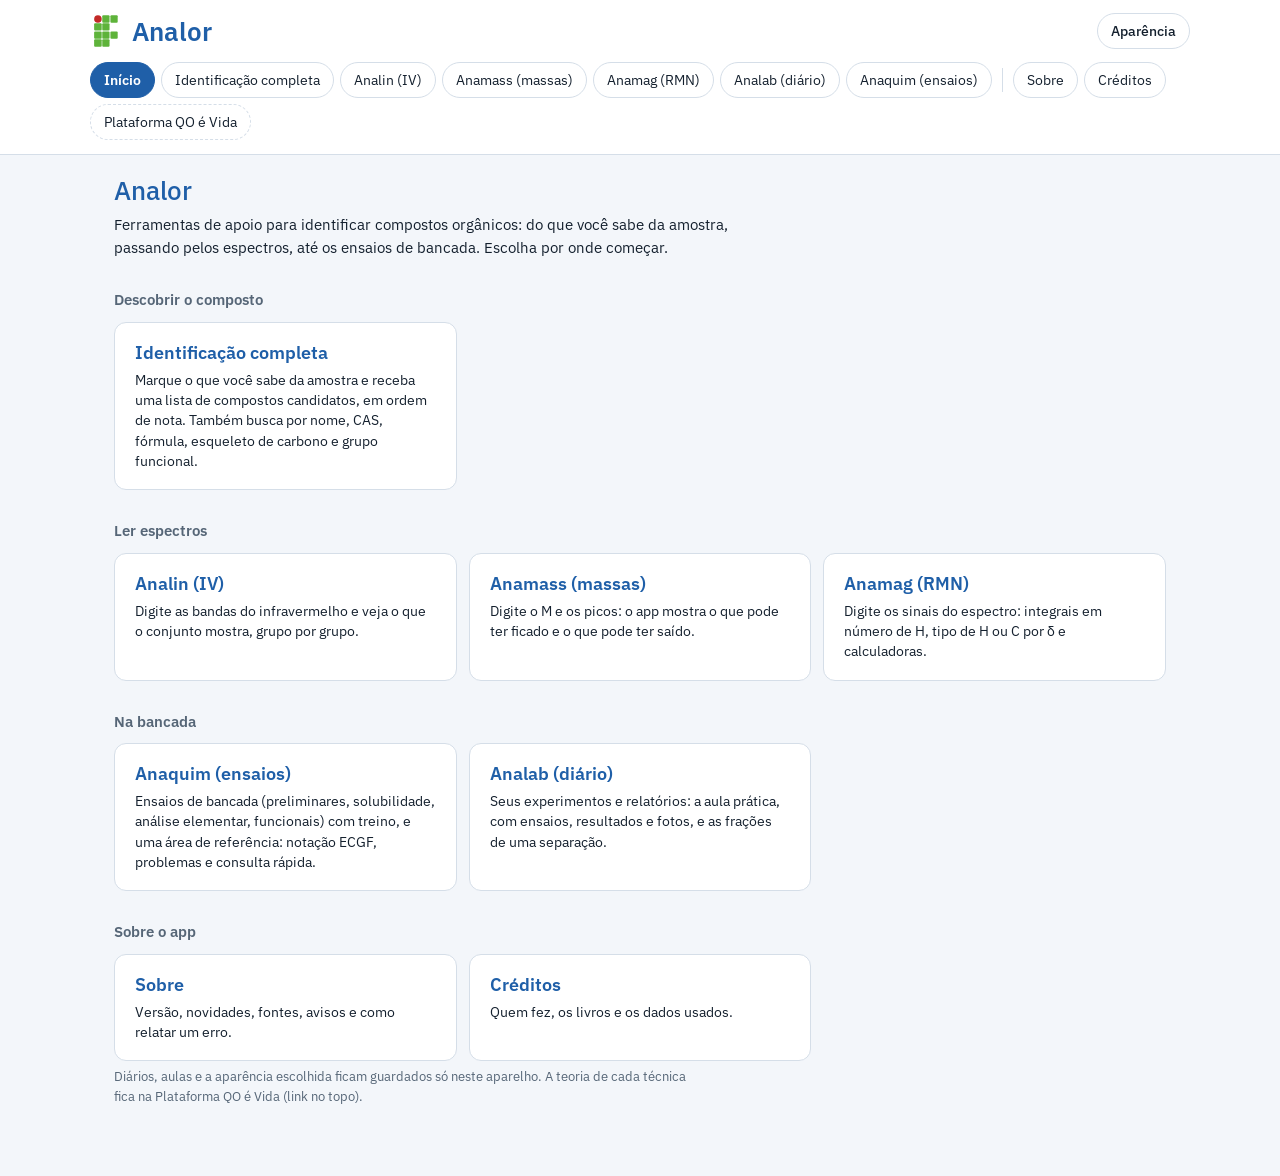
<file: index.html>
<!DOCTYPE html>
<html lang="pt-BR">
  <head>
    <meta charset="UTF-8" />
    <link rel="icon" type="image/svg+xml" href="./logo.svg" />
    <meta name="viewport" content="width=device-width, initial-scale=1.0" />
    <meta name="theme-color" content="#1F5FA8" />
    <link rel="manifest" href="./manifest.webmanifest" />
    <link rel="apple-touch-icon" href="./icons/icon-192.png" />
    <meta name="mobile-web-app-capable" content="yes" />
    <meta name="apple-mobile-web-app-capable" content="yes" />
    <meta name="apple-mobile-web-app-title" content="Analor" />
    <title>Ferramenta Analor</title>
    <script type="module" crossorigin src="./assets/index-87144da7.js"></script>
    <link rel="stylesheet" href="./assets/index-10938b89.css">
  </head>
  <body>
    <div id="root"></div>
    
  </body>
</html>
</file>
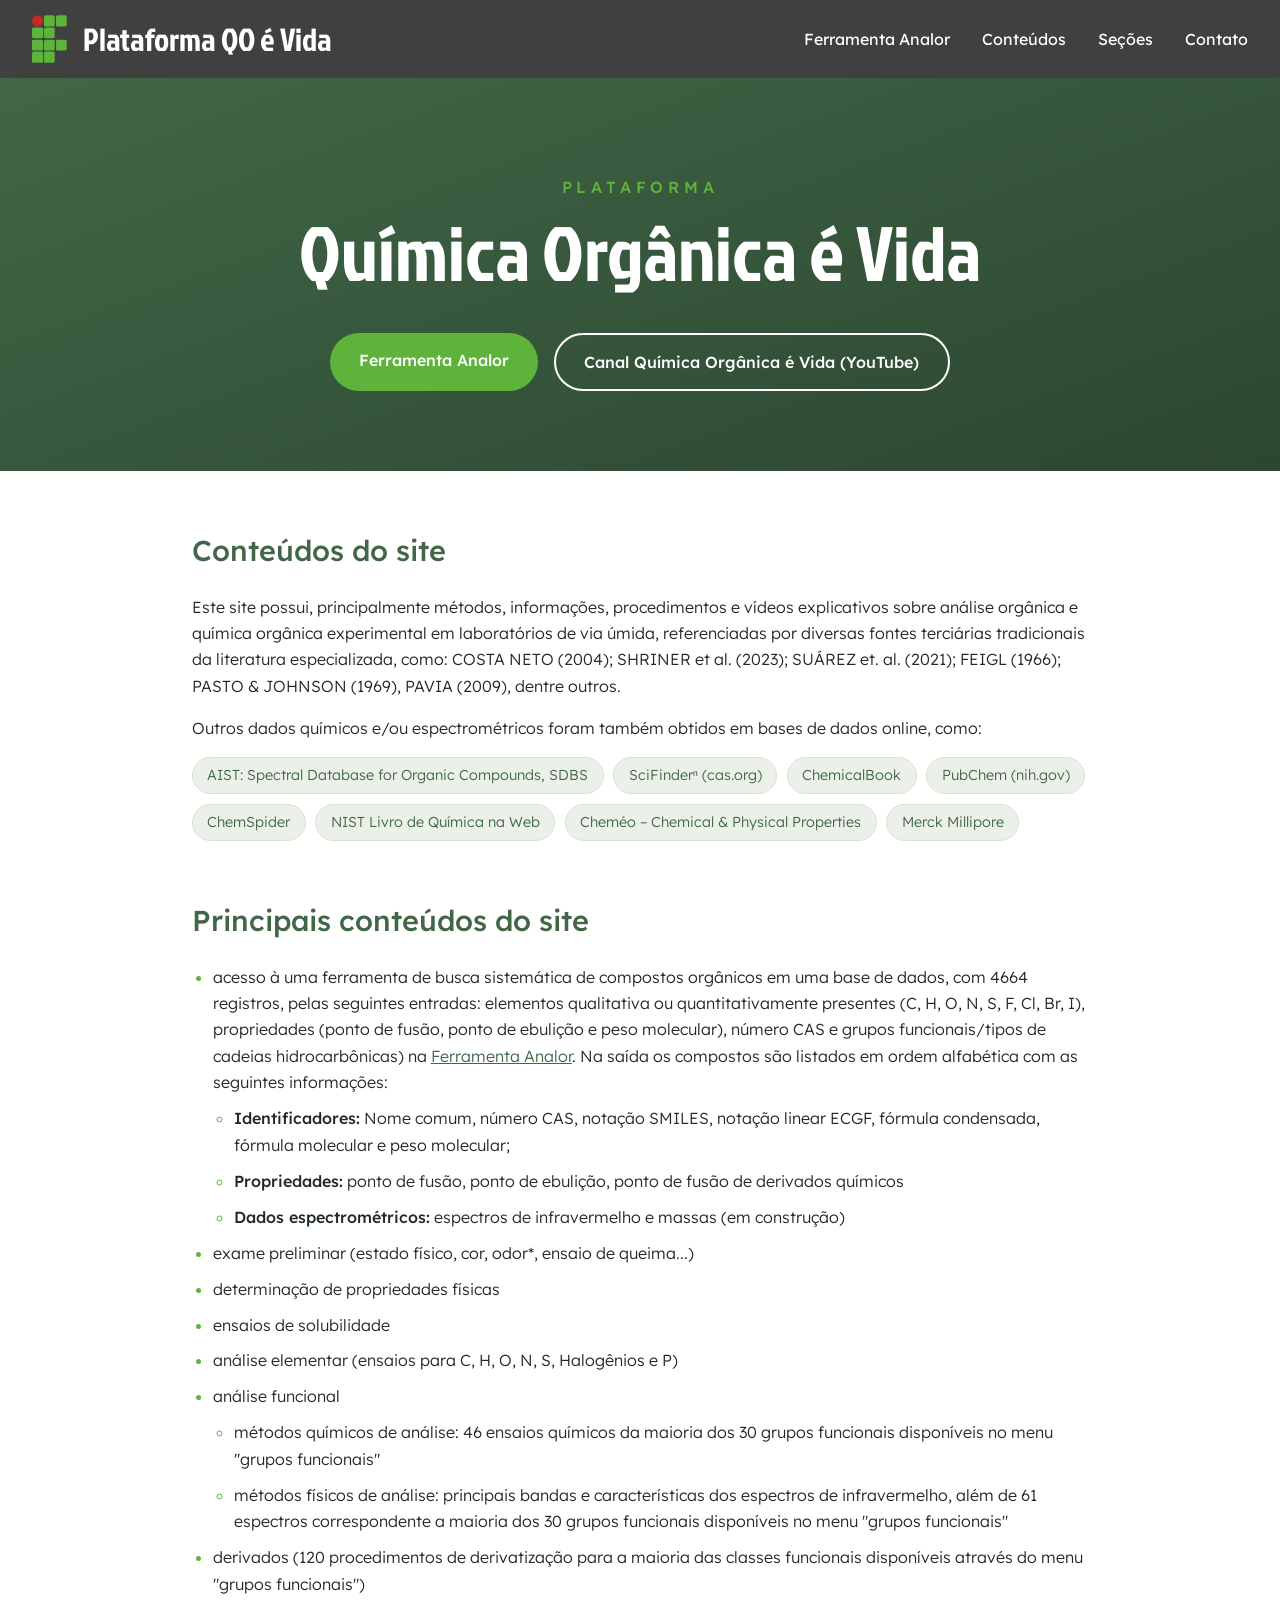
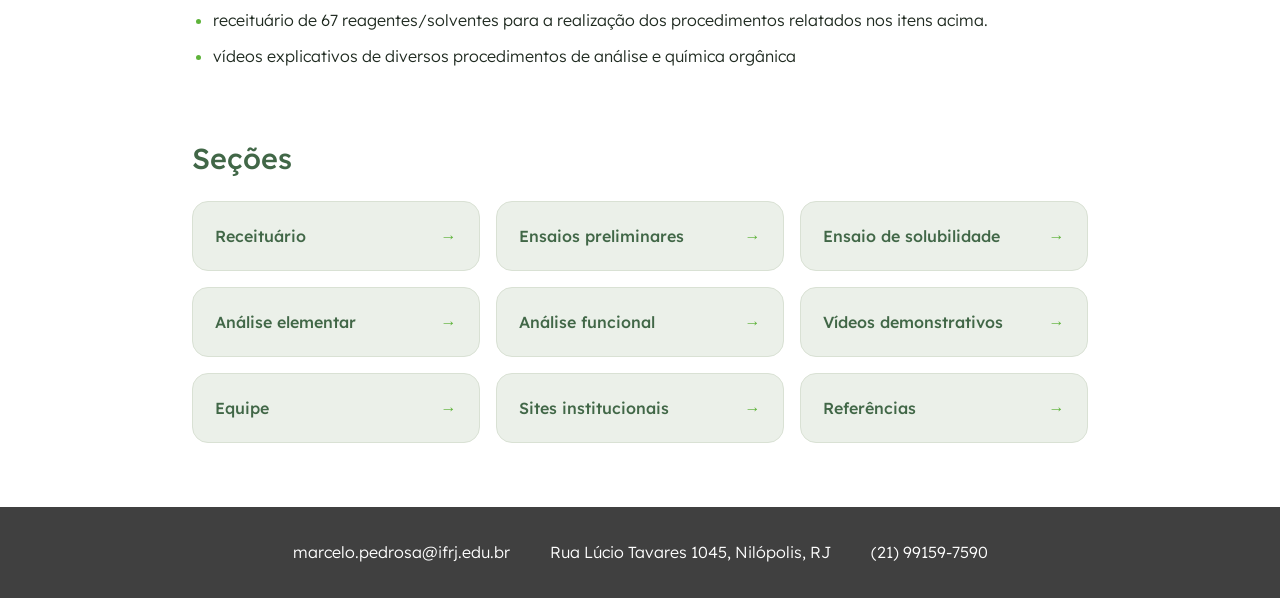
<file: plataforma.html>
<!DOCTYPE html>
<html lang="pt-BR">
  <head>
    <meta charset="UTF-8" />
    <meta name="viewport" content="width=device-width, initial-scale=1.0" />
    <title>Plataforma QO é Vida</title>
    <meta
      name="description"
      content="Métodos, informações, procedimentos e vídeos sobre análise orgânica e química orgânica experimental."
    />
    <link rel="icon" type="image/svg+xml" href="/logo.svg" />
    <link rel="preconnect" href="https://fonts.googleapis.com" />
    <link rel="preconnect" href="https://fonts.gstatic.com" crossorigin />
    <link
      href="https://fonts.googleapis.com/css2?family=Jockey+One&family=Lexend:wght@300;400;500;600&display=swap"
      rel="stylesheet"
    />
    <link rel="stylesheet" href="/plataforma-arquivos/style.css" />
  </head>
  <body>
    <header class="topo">
      <a class="marca" href="/plataforma.html">
        <img src="/logo.svg" alt="" />
        <span>Plataforma QO é Vida</span>
      </a>
      <button class="menu-botao" aria-expanded="false" aria-controls="menu" aria-label="Abrir menu">
        <span></span><span></span><span></span>
      </button>
      <nav id="menu" class="menu">
        <a href="/">Ferramenta Analor</a>
        <a href="#conteudos">Conteúdos</a>
        <a href="#secoes">Seções</a>
        <a href="#contato">Contato</a>
      </nav>
    </header>

    <main>
      <section class="hero">
        <p class="hero-sobretitulo">Plataforma</p>
        <h1>Química Orgânica é Vida</h1>
        <div class="hero-acoes">
          <a class="botao botao-primario" href="/">Ferramenta Analor</a>
          <a class="botao botao-secundario" href="https://www.youtube.com/@quimicaorganicaevida" target="_blank" rel="noopener">
            Canal Química Orgânica é Vida (YouTube)
          </a>
        </div>
      </section>

      <section class="bloco" id="conteudos">
        <h2>Conteúdos do site</h2>
        <p>
          Este site possui, principalmente métodos, informações, procedimentos e vídeos explicativos sobre
          análise orgânica e química orgânica experimental em laboratórios de via úmida, referenciadas por
          diversas fontes terciárias tradicionais da literatura especializada, como: COSTA NETO (2004);
          SHRINER et al. (2023); SUÁREZ et. al. (2021); FEIGL (1966); PASTO &amp; JOHNSON (1969), PAVIA (2009),
          dentre outros.
        </p>
        <p>Outros dados químicos e/ou espectrométricos foram também obtidos em bases de dados online, como:</p>
        <ul class="fontes">
          <li><a href="https://sdbs.db.aist.go.jp/sdbs/cgi-bin/direct_frame_top.cgi" target="_blank" rel="noopener">AIST: Spectral Database for Organic Compounds, SDBS</a></li>
          <li><a href="https://scifinder-n.cas.org/" target="_blank" rel="noopener">SciFinderⁿ (cas.org)</a></li>
          <li><a href="https://www.chemicalbook.com/" target="_blank" rel="noopener">ChemicalBook</a></li>
          <li><a href="https://pubchem.ncbi.nlm.nih.gov/" target="_blank" rel="noopener">PubChem (nih.gov)</a></li>
          <li><a href="http://www.chemspider.com/" target="_blank" rel="noopener">ChemSpider</a></li>
          <li><a href="https://webbook.nist.gov/chemistry/" target="_blank" rel="noopener">NIST Livro de Química na Web</a></li>
          <li><a href="https://www.chemeo.com/" target="_blank" rel="noopener">Cheméo – Chemical &amp; Physical Properties</a></li>
          <li><a href="https://www.merckmillipore.com/BR/pt" target="_blank" rel="noopener">Merck Millipore</a></li>
        </ul>
      </section>

      <section class="bloco">
        <h2>Principais conteúdos do site</h2>
        <ul class="principais">
          <li>
            acesso à uma ferramenta de busca sistemática de compostos orgânicos em uma base de dados, com 4664
            registros, pelas seguintes entradas: elementos qualitativa ou quantitativamente presentes (C, H, O, N,
            S, F, Cl, Br, I), propriedades (ponto de fusão, ponto de ebulição e peso molecular), número CAS e
            grupos funcionais/tipos de cadeias hidrocarbônicas) na <a href="/">Ferramenta Analor</a>. Na saída
            os compostos são listados em ordem alfabética com as seguintes informações:
            <ul>
              <li><strong>Identificadores:</strong> Nome comum, número CAS, notação SMILES, notação linear ECGF, fórmula condensada, fórmula molecular e peso molecular;</li>
              <li><strong>Propriedades:</strong> ponto de fusão, ponto de ebulição, ponto de fusão de derivados químicos</li>
              <li><strong>Dados espectrométricos:</strong> espectros de infravermelho e massas (em construção)</li>
            </ul>
          </li>
          <li>exame preliminar (estado físico, cor, odor*, ensaio de queima...)</li>
          <li>determinação de propriedades físicas</li>
          <li>ensaios de solubilidade</li>
          <li>análise elementar (ensaios para C, H, O, N, S, Halogênios e P)</li>
          <li>análise funcional
            <ul>
              <li>métodos químicos de análise: 46 ensaios químicos da maioria dos 30 grupos funcionais disponíveis no menu "grupos funcionais"</li>
              <li>métodos físicos de análise: principais bandas e características dos espectros de infravermelho, além de 61 espectros correspondente a maioria dos 30 grupos funcionais disponíveis no menu "grupos funcionais"</li>
            </ul>
          </li>
          <li>derivados (120 procedimentos de derivatização para a maioria das classes funcionais disponíveis através do menu "grupos funcionais")</li>
          <li>receituário de 67 reagentes/solventes para a realização dos procedimentos relatados nos itens acima.</li>
          <li>vídeos explicativos de diversos procedimentos de análise e química orgânica</li>
        </ul>
      </section>

      <section class="bloco" id="secoes">
        <h2>Seções</h2>
        <div class="cartoes">
          <a class="cartao" data-pagina="receituário-de-reagentes">Receituário</a>
          <a class="cartao" data-pagina="ensaios-preliminares">Ensaios preliminares</a>
          <a class="cartao" data-pagina="ensaio-de-solubilidade">Ensaio de solubilidade</a>
          <a class="cartao" data-pagina="análise-elementar">Análise elementar</a>
          <a class="cartao" data-pagina="análise-funcional">Análise funcional</a>
          <a class="cartao" data-pagina="vídeos-demonstrativos">Vídeos demonstrativos</a>
          <a class="cartao" data-pagina="equipe">Equipe</a>
          <a class="cartao" data-pagina="conteúdos-institucionais-relacionados">Sites institucionais</a>
          <a class="cartao" data-pagina="referências">Referências</a>
        </div>
      </section>
    </main>

    <footer class="rodape" id="contato">
      <a href="mailto:marcelo.pedrosa@ifrj.edu.br">marcelo.pedrosa@ifrj.edu.br</a>
      <a href="https://www.google.com/maps/search/?api=1&amp;query=Rua+L%C3%BAcio+Tavares+1045%2C+Nil%C3%B3polis%2C+RJ" target="_blank" rel="noopener">
        Rua Lúcio Tavares 1045, Nilópolis, RJ
      </a>
      <a href="tel:+5521991597590">(21) 99159-7590</a>
    </footer>

    <script src="/plataforma-arquivos/script.js"></script>
  </body>
</html>
</file>
<file: assets/index-10938b89.css>
@charset "UTF-8";@import"https://fonts.googleapis.com/css2?family=Lexend:wght@100..900&display=swap";*{margin:0;padding:0;box-sizing:border-box}html{background-color:#ebf0e8;font-size:10px}@media (max-width: 799px){html{background-color:#d9e1d4}}html{font-family:Lexend}.analor-app .topo{display:block;background:var(--surface);border-bottom:1px solid var(--line);padding:calc(1.2 * var(--u, 1rem)) 2.4rem calc(1.4 * var(--u, 1rem));position:relative;z-index:20}@media (max-width: 799px){.analor-app .topo{padding:calc(1 * var(--u, 1rem)) 1.2rem calc(1.2 * var(--u, 1rem))}}.analor-app .topo .topo__linha{display:flex;align-items:center;justify-content:space-between;gap:calc(1 * var(--u, 1rem));max-width:110rem;margin:0 auto}.analor-app .topo .topo__marca{display:inline-flex;align-items:center;gap:calc(1 * var(--u, 1rem));background:none;border:0;padding:calc(.2 * var(--u, 1rem)) calc(.4 * var(--u, 1rem));margin:0 calc(-.4 * var(--u, 1rem));border-radius:calc(.8 * var(--u, 1rem));font-family:inherit;font-size:calc(2.6 * var(--u, 1rem));font-weight:600;color:var(--keep);cursor:pointer}.analor-app .topo .topo__marca img{width:calc(3.2 * var(--u, 1rem));height:calc(3.2 * var(--u, 1rem))}.analor-app .topo .topo__marca:focus-visible{outline:3px solid var(--focus);outline-offset:2px}.analor-app .topo .topo__nav{display:flex;flex-wrap:wrap;align-items:center;gap:calc(.6 * var(--u, 1rem));max-width:110rem;margin:calc(1.2 * var(--u, 1rem)) auto 0;padding:0;background:none;border-radius:0;font-size:inherit;justify-content:flex-start}@media (max-width: 799px){.analor-app .topo .topo__nav{flex-wrap:nowrap;overflow-x:auto;padding-bottom:calc(.6 * var(--u, 1rem));scrollbar-width:thin}}.analor-app .topo .topo__link{display:inline-flex;align-items:center;min-height:calc(3.6 * var(--u, 1rem));padding:calc(.4 * var(--u, 1rem)) calc(1.3 * var(--u, 1rem));border:1px solid var(--line);border-radius:calc(99 * var(--u, 1rem));background:var(--surface);color:var(--ink);font-family:inherit;font-size:calc(1.4 * var(--u, 1rem));line-height:1.2;text-decoration:none;white-space:nowrap;cursor:pointer;transition:background-color .12s,border-color .12s}.analor-app .topo .topo__link:hover{background:var(--bg);border-color:var(--muted)}.analor-app .topo .topo__link:focus-visible{outline:3px solid var(--focus);outline-offset:2px}.analor-app .topo .topo__link.ativo{background:var(--keep);border-color:var(--keep);color:var(--surface);font-weight:600}.analor-app .topo .topo__link--fora{border-style:dashed}.analor-app .topo .topo__sep{width:1px;height:calc(2.4 * var(--u, 1rem));background:var(--line);margin:0 calc(.4 * var(--u, 1rem))}.content{margin-top:3rem;margin-left:20%;margin-right:20%;margin-bottom:5rem}@media (min-width: 1100px) and (max-width: 1500px){.content{margin-top:1.5rem}}@media (max-width: 799px){.content{margin:1rem 0 0;overflow-y:auto}}nav{background-color:#fff;display:flex;justify-content:space-around;padding:1rem 2rem;border-radius:4rem;margin-bottom:3rem;font-size:1.4rem}nav .separator{width:.2rem;height:2.4rem;align-self:center;background-color:#d9e1d4}nav .nav_link{display:flex;cursor:pointer}nav .active{transition:all .5s;color:green;cursor:default}@media (min-width: 1100px) and (max-width: 1500px){nav{font-size:1.2rem;margin-bottom:1.5rem}}@media (max-width: 799px){nav{background-color:transparent;margin-bottom:.5rem}}main{position:relative;background-color:#d9e1d4;background-image:url(../../../public/Logo\ verde.svg),linear-gradient(to right,transparent,#d9e1d4);background-repeat:no-repeat,no-repeat;background-position:calc(100% - 2rem) calc(100% - 2rem),top left;background-size:auto,auto;height:70rem;border-radius:1rem}main h2,main h3{font-size:1.6rem;font-weight:400;font-family:Lexend}@media (min-width: 1100px) and (max-width: 1500px){main{height:50rem}main h2,main h3{font-size:1.4rem}}@media (max-width: 799px){main{padding:0 5%;display:grid;overflow-y:auto}}.elementos{padding-bottom:1rem}.elementos__header{padding-top:2rem;display:flex}.elementos__header h2{font-size:1.8rem;font-weight:400;margin-left:auto;color:#416747}.elementos__header img{margin-left:auto;margin-right:3rem;cursor:help}@media (max-width: 799px){.elementos__header{padding:0;justify-content:center}.elementos__header h2{display:flex;justify-self:center;margin:0;font-size:1.4rem;max-width:30rem;text-align:center}.elementos__header img{display:none}}.elementos__body{margin-top:5rem;margin-bottom:4rem;margin-left:15rem;margin-right:auto}.elementos__body--elemento{display:grid;grid-template-columns:1.6fr 2fr 4fr;grid-template-rows:1fr;gap:1rem;align-items:center;margin-bottom:2rem}.elementos__body--elemento .quantidade{display:flex;align-items:center;margin-left:3rem}.elementos__body--elemento .quantidade h3{margin-right:2rem}.elementos__body--elemento .quantidade .btn.question-mark{margin-left:1rem;transition:all .25s}.elementos__body--elemento .quantidade .btn.question-mark:hover{background-color:#ffc700}.elementos__body--elemento .quantidade .btn{cursor:pointer;font-size:1.2rem;font-weight:400;background-color:#fff;padding:.380952381rem .8rem;border-radius:10rem;margin-right:.6rem;-webkit-user-select:none;-ms-user-select:none;user-select:none}.elementos__body--elemento .quantidade input{-webkit-appearance:none;appearance:none;margin:0;border:none;border-radius:1rem;padding:.5rem 1rem;-moz-appearance:textfield;width:5rem;text-align:center;font-weight:400;font-family:Lexend}.elementos__body--elemento h3{margin-right:5rem}.elementos__body--elemento button{cursor:pointer;font-weight:400;border:none;background-color:#fff;padding:.5rem 1.5rem;border-radius:.7rem;margin-right:1rem;box-shadow:0 .5rem 1rem #00000018}.elementos__body--elemento button.active.sim{background-color:#5eb33a;color:#fff}.elementos__body--elemento button.active.nao{color:#fff;background-color:#c22927}.elementos__body--elemento button.active.nao-sei{background-color:#ffc700}@media (min-width: 1100px) and (max-width: 1500px){.elementos__body{margin:2rem auto 2rem 7rem}.elementos__body--elemento{grid-template-columns:1.6fr 3fr 3.5fr;grid-template-rows:1fr;gap:0px;margin-bottom:1rem}}@media (max-width: 799px){.elementos__body{margin:3.5rem 10% 10%}.elementos__body--elemento{display:grid;grid-template-columns:1fr;place-items:center}.elementos__body--elemento h3{display:flex;justify-content:space-around;margin:0}.elementos__body--elemento .quantidade{margin:0}.elementos__body--elemento .quantidade .btn.increment{display:none}.elementos__body--elemento .quantidade input{-webkit-appearance:none;appearance:none;margin:0;border:none;border-radius:1rem;padding:.5rem 1rem;-moz-appearance:textfield;width:8rem;text-align:center;font-weight:400;font-family:Lexend}}.submit_btn_container{display:flex;align-items:center;justify-content:space-around;position:relative;margin-top:3rem}.submit_btn_container button{display:flex;align-items:center;cursor:pointer;padding:1rem;border:solid black .2rem;border-radius:1rem;font-size:1.8rem;font-weight:500;background-color:#5eb33a;transition:all .5s}.submit_btn_container button img{margin-right:1rem}.submit_btn_container button:hover{position:absolute;top:-.2rem;background-color:#79c957;box-shadow:0 .5rem 2rem #00000049}@media (min-width: 1100px) and (max-width: 1500px){.submit_btn_container{margin-top:2rem}}@media (max-width: 799px){.submit_btn_container{position:relative;margin:2rem 0;justify-items:center}.submit_btn_container button{font-size:1.5rem;transition:none;border-radius:2rem;padding:1.5rem}.submit_btn_container button img{margin-right:0}.submit_btn_container .left-btn{position:absolute;left:0;top:-3rem}.submit_btn_container .right-btn{position:absolute;right:0;top:-3rem}.submit_btn_container button:hover{position:static;background-color:#79c957;box-shadow:none}}.propriedades__header{padding-top:2rem;display:flex}.propriedades__header h2{font-size:1.8rem;font-weight:400;margin-left:auto;color:#416747}.propriedades__header img{margin-left:auto;margin-right:3rem;cursor:help}@media (max-width: 799px){.propriedades__header{padding:0;justify-content:center}.propriedades__header h2{display:flex;justify-self:center;margin:0;font-size:1.4rem;max-width:30rem;text-align:center}.propriedades__header img{display:none}}.propriedades__body{grid-template-rows:repeat(3 1fr);margin-top:5rem;padding:0 20%}.propriedades__body--range{position:relative;display:grid;grid-template-columns:1fr 1fr 2fr;align-items:center;margin-bottom:5rem}.propriedades__body--range h3{font-size:1.8rem;font-weight:500}.propriedades__body--range-min,.propriedades__body--range-max{display:flex}.propriedades__body--range-min input,.propriedades__body--range-max input{-webkit-appearance:none;appearance:none;margin:0;border:none;border-radius:1rem;padding:.5rem 1rem;-moz-appearance:textfield;width:8rem;text-align:center;font-weight:400;font-family:Lexend}.propriedades__body--range-min .btn,.propriedades__body--range-max .btn{cursor:pointer;font-size:1.2rem;font-weight:400;background-color:#fff;padding:.5714285714rem 1.2rem;border-radius:10rem;margin-right:.6rem;-webkit-user-select:none;-ms-user-select:none;user-select:none}.propriedades__body--range-min_text{position:absolute;top:-3rem;font-size:1.5rem;left:27rem;color:#416747;font-weight:500}.propriedades__body--range-max_text{position:absolute;top:-3rem;font-size:1.5rem;left:44rem;font-weight:500;color:#416747}@media (min-width: 1100px) and (max-width: 1500px){.propriedades h3{font-size:1.5rem}.propriedades__body--range{grid-template-columns:1fr 2fr 2fr}.propriedades__body--range-min_text{position:absolute;top:-3rem;font-size:1.5rem;left:19rem}.propriedades__body--range-max_text{position:absolute;top:-3rem;left:37rem}}@media (max-width: 799px){.propriedades__body{margin-top:2rem}.propriedades__body--range{display:grid;grid-template-rows:1fr 1fr;grid-template-columns:1fr 1fr;row-gap:5rem}.propriedades__body--range h3{display:block;place-self:center;grid-column:span 2}.propriedades__body--range-min,.propriedades__body--range-max{place-self:center;position:relative}.propriedades__body--range-min input,.propriedades__body--range-max input{padding:1.2rem 2rem}.propriedades__body--range-min_text,.propriedades__body--range-max_text{top:-3rem;left:2.5rem}.propriedades__body--range .btn{display:none}}.grupo_funcional__header{padding-top:2rem;display:flex}.grupo_funcional__header h2{font-size:1.8rem;font-weight:400;margin-left:auto;color:#416747}.grupo_funcional__header img{margin-left:auto;margin-right:3rem;cursor:help}@media (max-width: 799px){.grupo_funcional__header{padding:0;justify-content:center}.grupo_funcional__header h2{display:flex;justify-self:center;margin:0;font-size:1.4rem;max-width:30rem;text-align:center}.grupo_funcional__header img{display:none}}.grupo_funcional__body{margin:3rem 20% 5rem}.grupo_funcional__body .ecgf{display:flex;align-items:center;margin-bottom:2rem}.grupo_funcional__body .ecgf .dropdown{display:flex;justify-content:space-around;background-color:#fff;border-radius:1rem;padding:1rem;box-shadow:0 .3rem .2rem #00000018;margin-right:2rem}.grupo_funcional__body .ecgf .dropdown img{margin-right:1rem;cursor:pointer}.grupo_funcional__body .ecgf .dropdown .separator{width:.1rem;height:2rem;background-color:gray;margin-right:1rem}.grupo_funcional__body .ecgf .dropdown input{border:none;width:15rem}.grupo_funcional__body .ecgf__buttons{align-content:center;font-size:1.8rem}.grupo_funcional__body .ecgf__buttons label{margin-right:2rem}.grupo_funcional__body .ecgf__buttons input{margin-left:1rem;width:2rem;height:2rem}.grupo_funcional .hidden{display:none}.grupo_funcional .dropdown__container{max-height:10rem;overflow-y:scroll;max-width:50rem;padding:1rem;background-color:#fff;border-radius:1rem;margin-bottom:1rem}.grupo_funcional .dropdown__item{cursor:pointer;margin-bottom:.5rem}.grupo_funcional .plus_button{margin:0 20%;display:flex;justify-content:space-around}.grupo_funcional .plus_button__btn{cursor:pointer;display:flex;align-content:center;background-color:#fff;padding:.5rem 3rem;font-size:1.8rem;font-weight:600;border-radius:1rem}.grupo_funcional .bottom_separator{margin:5rem 20% 0;width:auto;height:.1rem;background-color:#000}@media (min-width: 1100px) and (max-width: 1500px){.grupo_funcional__body{margin:2rem 10% 0;font-size:1.2rem}.grupo_funcional__body .ecgf .dropdown input{width:12rem;font-size:1.1rem}.grupo_funcional__body .ecgf .dropdown__buttons label{font-size:1.2rem}}@media (max-width: 799px){.grupo_funcional__body .ecgf{display:grid;grid-template-rows:repeat(4,1fr)}.grupo_funcional__body .ecgf .dropdown{margin-bottom:1rem}.grupo_funcional__body .ecgf label{font-size:1.5rem}.grupo_funcional__body .ecgf label input{margin-left:1rem;width:2rem;height:2rem}}.identificadores__header{padding-top:2rem;display:flex}.identificadores__header h2{font-size:1.8rem;font-weight:400;margin-left:auto;color:#416747}.identificadores__header img{margin-left:auto;margin-right:3rem;cursor:help}@media (max-width: 799px){.identificadores__header{padding:0;justify-content:center}.identificadores__header h2{display:flex;justify-self:center;margin:0;font-size:1.4rem;max-width:30rem;text-align:center}.identificadores__header img{display:none}}.identificadores__body{margin:4rem 20% 0;display:grid;grid-template-columns:auto 1fr;align-items:center;column-gap:1.5rem;row-gap:2rem}.identificadores__body label{display:contents}.identificadores__body label .identificadores__body--text{grid-column:1;justify-self:end;font-size:1.8rem}.identificadores__body label input{grid-column:2;justify-self:start;font-family:Lexend;font-size:1.8rem;border:none;border-radius:1rem;padding:1rem;width:50rem}.identificadores__body .propriedades__body--range{grid-column:1/-1;margin-top:2rem}.identificadores__body .propriedades__body--range h3{font-weight:400}@media (min-width: 1100px) and (max-width: 1500px){.identificadores__body label input{width:40rem}}@media (max-width: 799px){.identificadores__header{justify-content:center}.identificadores__body{margin:4rem 5%;grid-template-columns:1fr}.identificadores__body label{display:grid;grid-template-rows:1fr 1fr;grid-template-columns:1fr;row-gap:.5rem;place-items:start}.identificadores__body label .identificadores__body--text{grid-column:auto;justify-self:start}.identificadores__body label input{grid-column:auto;margin:0;width:100%}}.resultados{color:#416747}.resultados h3{font-size:1.6rem;color:#9c9c9c;font-weight:500}.resultados p{font-size:2rem}.resultados__lista{padding:3rem}.resultados__lista--item{justify-items:start;background-color:#ebf0e8;padding:1rem;margin-bottom:2rem;border:.4rem solid rgba(156,156,156,.5019607843);border-radius:1rem}.resultados__lista--item .info_basica{display:grid;grid-template-columns:3fr 1fr 1fr 1fr 3fr;justify-items:start}.resultados__lista--item .info_basica .expandirBtn{cursor:pointer;justify-self:start;display:flex;padding:1rem;align-items:center;font-size:1.8rem}.resultados__lista--item .info_basica .expandirBtn img{margin-right:1.2rem;width:2.4rem}.resultados__lista--item .hidden{display:none}.resultados__lista--item-expandivel{margin:2rem 0 1rem;display:grid;grid-template-columns:2fr 3fr;justify-items:start}@media (max-width: 799px){.resultados__lista--item-expandivel{grid-template-columns:1fr}}.resultados__lista--item-expandivel .linha{margin-bottom:1rem;border-bottom:.1rem #9C9C9C solid}.resultados__lista--item-expandivel .col-1{margin-right:2rem}@media (max-width: 799px){.resultados__lista--item-expandivel .col-1{margin-right:0}}.resultados__lista--item-expandivel .col-2{margin-right:15rem}@media (max-width: 799px){.resultados__lista--item-expandivel .col-2{margin-right:0}}.resultados__lista--item-expandivel .col-2 .container-img{margin-top:2.5rem;background-color:#fff;height:15rem;padding:.8rem;border-radius:2rem;box-shadow:0 .5rem 1rem #00000019;display:flex;align-items:center;justify-content:center;overflow:hidden}@media (max-width: 799px){.resultados__lista--item-expandivel .col-2 .container-img{width:100%}}.resultados__lista--item-expandivel .col-2 .container-img .estrutura_molecula{max-width:100%;max-height:100%;overflow:visible}.resultados__header{background-color:transparent}.resultados__header--container{display:grid;grid-template-columns:1fr 1fr 1fr;margin-bottom:3rem}.resultados__header--container h1{text-align:center;font-size:2rem;font-weight:600;color:#000}@media (max-width: 799px){.resultados__header--container h1{font-size:2.8rem}}@media (max-width: 799px){.resultados__header--container{margin-bottom:0}}.resultados__header--container-btn{cursor:pointer;color:#9c9c9c;display:flex;align-items:center;font-size:1.2rem}.resultados__header--container-btn img{margin-right:.8rem}@media (max-width: 799px){.resultados__header--container-btn{margin-left:2rem}.resultados__header--container-btn h2{display:none}}.resultados main{overflow-y:scroll}.link_plataforma{background:none;cursor:pointer}.content.content--ident{margin-left:4%;margin-right:4%}@media (max-width: 799px){.content.content--ident{margin:1rem 0 0}}.ident{font-family:Lexend,sans-serif;color:#2f3a33}.ident__topo h2{font-size:1.8rem;font-weight:400;color:#416747;margin-bottom:.6rem}.ident__topo p{font-size:1.4rem;margin-bottom:.6rem}.ident__aviso{color:#8a6d00}.ident__erro{color:#c22927}.ident__corpo{display:grid;grid-template-columns:minmax(34rem,5fr) 6fr;gap:3rem;align-items:start}@media (max-width: 799px){.ident__corpo{grid-template-columns:1fr;padding:0 1rem}}.ident__form h3{font-size:1.5rem;font-weight:500;color:#416747;margin:2rem 0 .8rem}.ident__chips{display:flex;flex-wrap:wrap;gap:.5rem;margin-bottom:.8rem}.ident__chips button{cursor:pointer;border:none;background-color:#fff;padding:.4rem 1.1rem;border-radius:.7rem;font-size:1.3rem;box-shadow:0 .3rem .8rem #00000018}.ident__chips button.active{background-color:#5eb33a;color:#fff}.ident__trio{display:grid;grid-template-columns:1fr auto;gap:1rem;align-items:center;margin-bottom:.6rem;font-size:1.3rem}.ident__trio button{cursor:pointer;font-weight:400;border:none;background-color:#fff;padding:.3rem 1rem;border-radius:.7rem;margin-left:.5rem;box-shadow:0 .3rem .8rem #00000018}.ident__trio button.active.sim{background-color:#5eb33a;color:#fff}.ident__trio button.active.nao{background-color:#c22927;color:#fff}.ident__trio button.active.nao-sei{background-color:#ffc700}.ident__linha{display:flex;flex-wrap:wrap;gap:1rem}.ident__campo{display:flex;flex-direction:column;gap:.3rem;font-size:1.2rem;margin-bottom:.8rem;flex:1 1 12rem}.ident__campo.largo{flex:1 1 100%}.ident__campo input,.ident__campo select{font-family:inherit;font-size:1.4rem;padding:.5rem .8rem;border:1px solid #c9d3cc;border-radius:.6rem;background:white}.ident__limpar,.ident__mais{cursor:pointer;margin-top:1.5rem;border:2px solid #5eb33a;background:none;border-radius:10rem;padding:.5rem 1.4rem;font-family:inherit;font-size:1.3rem}.ident__limpar:hover,.ident__mais:hover{background-color:#5eb33a;color:#fff}.ident__res{position:sticky;top:1rem}@media (max-width: 799px){.ident__res{position:static}}.ident__modo p,.ident__contagem{font-size:1.3rem;margin-bottom:1rem}.ident__lista{list-style:none;padding:0}.ident__lista li{background:white;border-radius:1rem;padding:1rem 1.4rem;margin-bottom:.8rem;box-shadow:0 .3rem .8rem #00000014}.ident__item-topo{display:flex;justify-content:space-between;font-size:1.5rem}.ident__nota{color:#416747;font-weight:500}.ident__item-sub{font-size:1.2rem;color:#6b766f;margin-bottom:.4rem}.ident__motivos{font-size:1.2rem;list-style:disc;padding-left:1.6rem;color:#7a4a00}.ident p.ident__motivos{list-style:none;padding-left:0;color:#416747}.ident__classes{margin-bottom:1.5rem}.ident__classes summary{cursor:pointer;font-size:1.5rem;color:#416747;margin-bottom:.8rem}.ident__classe{background:white;border-radius:1rem;padding:.8rem 1.4rem;margin-bottom:.6rem;font-size:1.3rem}.ident__classe p{font-size:1.2rem;margin:.2rem 0 0}.ident__classe.fora{opacity:.7}.ident__fonte{font-size:1.1rem;color:#6b766f}.ident__aviso{margin:.75rem 0;padding:.6rem .8rem;border-left:3px solid #d9a300;background:rgba(217,163,0,.1);font-size:.9rem}.ident__aviso p{margin:.3rem 0}.ident__aviso table{margin-top:.4rem;border-collapse:collapse}.ident__aviso th,.ident__aviso td{padding:.15rem .6rem;text-align:left;font-size:.85rem}.ident__separa{margin-top:.5rem}.ident__separa .ident__chips{display:flex;flex-wrap:wrap;gap:.35rem;margin:.25rem 0 .5rem}.ident__separa .ident__chips button,.ident__separa .ident__chips span{padding:.15rem .6rem;border:1px solid currentColor;border-radius:999px;background:transparent;font-size:.85rem}.ident__separa .ident__chips button{cursor:pointer}.ident__leitura{margin:.5rem 0 1rem;font-size:.9rem}.ident__leitura p{margin:.3rem 0}.ident__leitura .ident__grupo-iv{margin:.25rem 0}.ident__leitura details{display:inline;font-size:.8rem;opacity:.8}.ident__leitura details summary{display:inline;cursor:pointer}.analin__cartao{display:flex;gap:1rem;margin:.5rem 0;padding:.6rem .8rem;background:#fff;border-radius:12px;font-size:.9rem}.analin__cartao p{margin:.2rem 0}.analin__cartao span{font-weight:600}.analin__faixa{flex:none;min-width:6.5rem;font-weight:600}.analin__fatores{margin-top:.75rem;font-size:.9rem}.analin__tabela{width:100%;border-collapse:collapse;font-size:.9rem}.analin__tabela th,.analin__tabela td{padding:.3rem .5rem;text-align:left;vertical-align:top;border-bottom:1px solid rgba(0,0,0,.1)}.analin__tabela td:first-child{white-space:nowrap;font-weight:600}.anamass__cartao{margin:.6rem 0;padding:.6rem .8rem;background:#fff;border-radius:12px;font-size:.9rem}.anamass__cartao h4{margin:0 0 .4rem}.anamass__cartao h4 span{font-weight:400;margin-left:.6rem}.anamass__cols{display:grid;grid-template-columns:1fr 1fr;gap:.8rem}.anamass__col{padding:.4rem .6rem;border-radius:8px}.anamass__col--ficou{background:rgba(60,140,80,.1)}.anamass__col--saiu{background:rgba(190,80,60,.1)}.anamass__item{margin:.2rem 0}.anamass__par{margin:.3rem 0;font-size:.9rem}@media (max-width: 640px){.anamass__cols{grid-template-columns:1fr}}.anamag textarea,.analab textarea{width:100%;font:inherit;padding:8px;border:1px solid #b9c3cf;border-radius:6px;resize:vertical}.analab .analab__no{background:none;border:0;padding:0;font:inherit;font-weight:600;color:inherit;text-decoration:underline;cursor:pointer}.analab .analab__arvore{list-style:none;margin:0 0 0 14px;padding-left:12px;border-left:2px solid #b9c3cf}.analab .analab__arvore li{margin:6px 0}.anaquim{--glass: rgba(120, 160, 170, .1);--glass-edge: rgba(255, 255, 255, .75);--muted: #5b6672;--line: #d3dae2}.anaquim .anaquim__cartao{border:1px solid var(--line);border-radius:10px;margin:8px 0}.anaquim .anaquim__cartao>summary{list-style:none;cursor:pointer;display:flex;align-items:center;justify-content:space-between;gap:10px;padding:12px 14px;min-height:48px}.anaquim .anaquim__cartao>summary::-webkit-details-marker{display:none}.anaquim .anaquim__cartao>summary:after{content:"+";font-size:1.3em;color:var(--muted);margin-left:4px}.anaquim .anaquim__cartao[open]>summary:after{content:"–"}.anaquim .anaquim__nome{font-weight:600;flex:1}.anaquim .anaquim__pontos i{display:inline-block;width:14px;height:14px;border-radius:50%;border:1px solid var(--line);margin-left:3px}.anaquim .anaquim__corpo{padding:0 14px 14px}.anaquim .anaquim__corpo h4{margin:14px 0 6px;font-size:1em}.anaquim .anaquim__corpo ol{padding-left:20px;margin:8px 0}.anaquim .anaquim__corpo ol li{margin:4px 0}.anaquim .futb,.anaquim .fucena svg{display:block;width:100%;max-width:260px;margin:8px auto;color:var(--muted)}.anaquim .fucena{margin:10px 0;color:var(--muted)}.anaquim .fucena figcaption{font-size:.85em;margin-top:4px}.anaquim .anaquim__prep{margin:4px 0;border:1px solid var(--line);border-radius:8px;padding:6px 10px}.anaquim .anaquim__prep summary{cursor:pointer;min-height:32px;display:flex;align-items:center}.anaquim .anaquim__pos{background:#e8f3ec;border-radius:8px;padding:8px 10px}.anaquim .anaquim__mat{list-style:none;padding:0}.anaquim .anaquim__mat li{display:flex;gap:10px;align-items:center;margin:6px 0}.anaquim .fuic{flex:0 0 34px;width:34px;height:34px;color:var(--muted)}.anaquim .anaquim__bloco{border:1px solid var(--line);border-radius:10px;padding:12px 14px;margin:10px 0}.anaquim .anaquim__bloco h3{margin:0 0 6px}.anaquim .tbl{overflow-x:auto;margin:8px 0}.anaquim .tbl table{border-collapse:collapse;width:100%}.anaquim .tbl table th,.anaquim .tbl table td{border:1px solid var(--line);padding:6px 8px;text-align:left;vertical-align:top}.anaquim .tbl table th{background:rgba(120,160,170,.12)}.anaquim .steps2{padding-left:20px;margin:8px 0}.anaquim .steps2 li{margin:4px 0}.anaquim .src{font-size:.85em;color:var(--muted)}.anaquim .tag.sv{display:inline-block;background:#e8f3ec;border-radius:6px;padding:1px 6px;margin-right:4px}.anaquim .anaquim__opcoes{display:flex;flex-direction:column;gap:8px;margin:10px 0}.anaquim .anaquim__opcoes button{text-align:left;min-height:44px;border:1px solid var(--line);border-radius:8px;padding:8px 12px;background:transparent;cursor:pointer}.anaquim .anaquim__opcoes button.bom{background:#d7efe0;border-color:#4a9a68}.anaquim .anaquim__opcoes button.ruim{background:#f7dcdc;border-color:#c25a5a}.anaquim .anaquim__porque{background:#eef3f6;border-radius:8px;padding:10px 12px;margin-top:8px}.anaquim .anaquim__porque button{margin-top:8px}.anaquim .anaquim__grupo{font-weight:700}.anaquim .anaquim__trilha{padding-left:20px;color:var(--muted)}.anaquim .gres{font-weight:600}.anaquim .why{background:#fff4d6;border-radius:8px;padding:8px 10px;margin:8px 0}.anaquim .hint{color:var(--muted)}.anaquim .pos{background:#e8f3ec;border-radius:8px;padding:8px 10px}.anaquim .el{border:1px solid var(--line);border-radius:10px;padding:12px 14px;margin:10px 0}.anaquim .el h3{margin:0 0 6px}.anaquim .gl2{display:inline-block;min-width:1.6em;margin-right:6px;font-weight:700}.anaquim .how{margin:8px 0}.anaquim .ens,.anaquim figure.ens{margin:12px 0;padding:12px 10px 8px;border:1px solid var(--line);border-radius:10px;color:var(--muted)}.anaquim .ens svg,.anaquim figure.ens svg{display:block;width:100%;max-width:300px;margin:0 auto}.anaquim .ens figcaption,.anaquim figure.ens figcaption{font-size:.8rem;text-align:center;margin-top:8px;padding-top:6px;border-top:1px solid var(--line)}.anaquim .ens5ic{display:flex;gap:14px;justify-content:center}.anaquim .ens5ic .fuic{flex:none;width:44px;height:44px}.anaquim .ens5dot{display:inline-block;width:.8em;height:.8em;border-radius:50%;border:1px solid currentColor;vertical-align:-1px;margin-right:2px}.anaquim #e5chama h4{margin:14px 0 4px}.anaquim .fuul{margin:0;padding-left:20px}.anaquim .fuul li{margin:4px 0}.anaquim .fumt{list-style:none;padding:0}.anaquim .fumt li{display:flex;gap:10px;align-items:center;margin:6px 0}.anaquim .fucu{margin:8px 0}.anaquim__estrela{background:none;border:0;font-size:1.3rem;line-height:1;cursor:pointer;padding:.25rem .5rem;margin-left:auto}.anaquim__item .anaquim__nome{display:flex;flex-direction:column;flex:1}.anaquim__sub{font-size:.8rem;opacity:.75}.anaquim__selo{font-size:.8rem;padding:.1rem .5rem;border-radius:999px;border:1px solid currentColor;white-space:nowrap}.anaquim__selo.p{background:#e3f5e1;color:#1d6b2a}.anaquim__selo.n{background:#fde7e7;color:#9b1c1c}.anaquim__selo.f{background:#fff4d6;color:#7a5a00}.anaquim__fotos{display:flex;flex-wrap:wrap;gap:.5rem;margin:.5rem 0}.anaquim__foto{position:relative;display:inline-block}.anaquim__foto img{max-width:140px;max-height:140px;border-radius:6px;display:block}.anaquim__foto button{position:absolute;top:2px;right:2px;border-radius:50%;border:0;width:1.6rem;height:1.6rem;cursor:pointer}.anaquim__botao{display:inline-block;padding:.4rem .8rem;border:1px solid currentColor;border-radius:6px;cursor:pointer;margin:.25rem 0}.anaquim__escolha{display:flex;gap:.5rem;align-items:center;padding:.2rem 0}.anaquim__grupo{font-weight:600;margin:.75rem 0 .25rem}.anaquim__relatorio{border:1px solid #ccc;border-radius:6px;padding:.75rem;background:#fff;color:#111;margin:.5rem 0;overflow-x:auto}.ident__sug{margin-top:.5rem}.analor-app{--bg:#F2F6F5;--surface:#FFFFFF;--ink:#13211E;--muted:#566864;--line:#D3DEDB;--keep:#0F6E56;--keep-soft:#DCEFE8;--lost:#B03A29;--lost-soft:#F7E3DE;--note:#7A5A00;--note-soft:#FBF0CF;--focus:#0F6E56;--blue:#2A4FD6;--amber:#9A6B00;--at-n:#2F5FA8;--at-o:#B5382E;--at-s:#8A6A10;--at-p:#B45F1A;--at-x:#2F7A55;--at-br:#7A4A22;--at-i:#6B3FA0;--glass:rgba(120,160,170,.1);--glass-edge:rgba(255,255,255,.75);--sansx:"IBM Plex Sans",system-ui,-apple-system,"Segoe UI",sans-serif;--monox:"IBM Plex Mono",ui-monospace,"SF Mono",Menlo,Consolas,monospace}@media (prefers-color-scheme: dark){.analor-app:not([data-theme=light]){--bg:#0D1412;--surface:#151F1C;--ink:#E3EDEA;--muted:#93A8A2;--line:#263733;--keep:#52C5A3;--keep-soft:#173A30;--lost:#F0907B;--lost-soft:#3B2420;--note:#E8C45E;--note-soft:#3A3217;--focus:#52C5A3;--blue:#8FA8FF;--amber:#F2C14E;--at-n:#8FB3E8;--at-o:#EE9488;--at-s:#DDBB55;--at-p:#E8A265;--at-x:#7FCBA3;--at-br:#C79868;--at-i:#B794E8;--glass:rgba(170,210,220,.1);--glass-edge:rgba(255,255,255,.28);color-scheme:dark}}.analor-app[data-theme=dark]{--bg:#0D1412;--surface:#151F1C;--ink:#E3EDEA;--muted:#93A8A2;--line:#263733;--keep:#52C5A3;--keep-soft:#173A30;--lost:#F0907B;--lost-soft:#3B2420;--note:#E8C45E;--note-soft:#3A3217;--focus:#52C5A3;--blue:#8FA8FF;--amber:#F2C14E;--at-n:#8FB3E8;--at-o:#EE9488;--at-s:#DDBB55;--at-p:#E8A265;--at-x:#7FCBA3;--at-br:#C79868;--at-i:#B794E8;--glass:rgba(170,210,220,.1);--glass-edge:rgba(255,255,255,.28);color-scheme:dark}.analor-app[data-pal=azul]{--bg:#F3F6FA;--surface:#FFFFFF;--ink:#14202E;--muted:#566677;--line:#D5DEE8;--keep:#1F5FA8;--focus:#1F5FA8;--keep-soft:#DDE9F6}@media (prefers-color-scheme: dark){.analor-app:not([data-theme=light])[data-pal=azul]{--bg:#0D1218;--surface:#151C26;--ink:#E3EAF2;--muted:#93A3B5;--line:#26323F;--keep:#6FB1F0;--focus:#6FB1F0;--keep-soft:#172F4A}}.analor-app[data-theme=dark][data-pal=azul]{--bg:#0D1218;--surface:#151C26;--ink:#E3EAF2;--muted:#93A3B5;--line:#26323F;--keep:#6FB1F0;--focus:#6FB1F0;--keep-soft:#172F4A}.analor-app[data-pal=roxo]{--bg:#F6F4FA;--surface:#FFFFFF;--ink:#1E1830;--muted:#655C7A;--line:#DDD7EA;--keep:#6B3FA0;--focus:#6B3FA0;--keep-soft:#E9E0F5}@media (prefers-color-scheme: dark){.analor-app:not([data-theme=light])[data-pal=roxo]{--bg:#130F1A;--surface:#1C1726;--ink:#EBE4F5;--muted:#A99DC0;--line:#30283F;--keep:#B794E8;--focus:#B794E8;--keep-soft:#2E1F47}}.analor-app[data-theme=dark][data-pal=roxo]{--bg:#130F1A;--surface:#1C1726;--ink:#EBE4F5;--muted:#A99DC0;--line:#30283F;--keep:#B794E8;--focus:#B794E8;--keep-soft:#2E1F47}.analor-app[data-pal=grafite]{--bg:#F4F4F3;--surface:#FFFFFF;--ink:#1D1D1B;--muted:#5F5F5B;--line:#DADAD6;--keep:#3F5A66;--focus:#3F5A66;--keep-soft:#E1E9EC}@media (prefers-color-scheme: dark){.analor-app:not([data-theme=light])[data-pal=grafite]{--bg:#121212;--surface:#1B1B1B;--ink:#E6E6E3;--muted:#9A9A95;--line:#2D2D2D;--keep:#8FB3C2;--focus:#8FB3C2;--keep-soft:#243238}}.analor-app[data-theme=dark][data-pal=grafite]{--bg:#121212;--surface:#1B1B1B;--ink:#E6E6E3;--muted:#9A9A95;--line:#2D2D2D;--keep:#8FB3C2;--focus:#8FB3C2;--keep-soft:#243238}.analor-app[data-pal=quimica]{--bg:#F2F7F8;--surface:#FFFFFF;--ink:#142629;--muted:#536B6E;--line:#D0DFE2;--keep:#0A6F7A;--focus:#0A6F7A;--keep-soft:#DDF0F3;--pat:url("data:image/svg+xml,%3Csvg xmlns='http://www.w3.org/2000/svg' width='120' height='120' viewBox='0 0 120 120'%3E%3Cg fill='none' stroke='%230A6F7A' stroke-opacity='.16' stroke-width='1.4' stroke-linecap='round' stroke-linejoin='round'%3E%3Cg transform='translate%2822 24%29 rotate%286%29'%3E%3Cpath d='M-5-13h10M-3-13v9l-9 17a3 3 0 0 0 3 4h18a3 3 0 0 0 3-4l-9-17v-9M-9 8h18'/%3E%3C/g%3E%3Cg transform='translate%2882 18%29 rotate%288%29'%3E%3Ccircle r='3'/%3E%3Ccircle cx='9' cy='-8' r='2'/%3E%3Ccircle cx='-8' cy='-9' r='1.5'/%3E%3C/g%3E%3Cg transform='translate%2852 52%29 rotate%28-20%29'%3E%3Cpath d='M-4-14v22a4 4 0 0 0 8 0v-22M-5-14h10M-4 2h8'/%3E%3C/g%3E%3Cg transform='translate%28104 62%29 rotate%2814%29'%3E%3Cpath d='M0-12l10.4 6v12L0 12l-10.4-6v-12z'/%3E%3Cpath d='M0-7l6 3.5v7L0 7l-6-3.5v-7z'/%3E%3C/g%3E%3Cg transform='translate%2820 86%29 rotate%2818%29'%3E%3Ccircle r='3'/%3E%3Ccircle cx='9' cy='-8' r='2'/%3E%3Ccircle cx='-8' cy='-9' r='1.5'/%3E%3C/g%3E%3Cg transform='translate%2874 100%29 rotate%28-2%29'%3E%3Cpath d='M-5-13h10M-3-13v9l-9 17a3 3 0 0 0 3 4h18a3 3 0 0 0 3-4l-9-17v-9M-9 8h18'/%3E%3C/g%3E%3C/g%3E%3C/svg%3E")}@media (prefers-color-scheme: dark){.analor-app:not([data-theme=light])[data-pal=quimica]{--bg:#0D1617;--surface:#152123;--ink:#E1EDEF;--muted:#9DB5B8;--line:#2B3D40;--keep:#7BD3E0;--focus:#7BD3E0;--keep-soft:#1C3F45;--pat:url("data:image/svg+xml,%3Csvg xmlns='http://www.w3.org/2000/svg' width='120' height='120' viewBox='0 0 120 120'%3E%3Cg fill='none' stroke='%237BD3E0' stroke-opacity='.2' stroke-width='1.4' stroke-linecap='round' stroke-linejoin='round'%3E%3Cg transform='translate%2822 24%29 rotate%286%29'%3E%3Cpath d='M-5-13h10M-3-13v9l-9 17a3 3 0 0 0 3 4h18a3 3 0 0 0 3-4l-9-17v-9M-9 8h18'/%3E%3C/g%3E%3Cg transform='translate%2882 18%29 rotate%288%29'%3E%3Ccircle r='3'/%3E%3Ccircle cx='9' cy='-8' r='2'/%3E%3Ccircle cx='-8' cy='-9' r='1.5'/%3E%3C/g%3E%3Cg transform='translate%2852 52%29 rotate%28-20%29'%3E%3Cpath d='M-4-14v22a4 4 0 0 0 8 0v-22M-5-14h10M-4 2h8'/%3E%3C/g%3E%3Cg transform='translate%28104 62%29 rotate%2814%29'%3E%3Cpath d='M0-12l10.4 6v12L0 12l-10.4-6v-12z'/%3E%3Cpath d='M0-7l6 3.5v7L0 7l-6-3.5v-7z'/%3E%3C/g%3E%3Cg transform='translate%2820 86%29 rotate%2818%29'%3E%3Ccircle r='3'/%3E%3Ccircle cx='9' cy='-8' r='2'/%3E%3Ccircle cx='-8' cy='-9' r='1.5'/%3E%3C/g%3E%3Cg transform='translate%2874 100%29 rotate%28-2%29'%3E%3Cpath d='M-5-13h10M-3-13v9l-9 17a3 3 0 0 0 3 4h18a3 3 0 0 0 3-4l-9-17v-9M-9 8h18'/%3E%3C/g%3E%3C/g%3E%3C/svg%3E")}}.analor-app[data-theme=dark][data-pal=quimica]{--bg:#0D1617;--surface:#152123;--ink:#E1EDEF;--muted:#9DB5B8;--line:#2B3D40;--keep:#7BD3E0;--focus:#7BD3E0;--keep-soft:#1C3F45;--pat:url("data:image/svg+xml,%3Csvg xmlns='http://www.w3.org/2000/svg' width='120' height='120' viewBox='0 0 120 120'%3E%3Cg fill='none' stroke='%237BD3E0' stroke-opacity='.2' stroke-width='1.4' stroke-linecap='round' stroke-linejoin='round'%3E%3Cg transform='translate%2822 24%29 rotate%286%29'%3E%3Cpath d='M-5-13h10M-3-13v9l-9 17a3 3 0 0 0 3 4h18a3 3 0 0 0 3-4l-9-17v-9M-9 8h18'/%3E%3C/g%3E%3Cg transform='translate%2882 18%29 rotate%288%29'%3E%3Ccircle r='3'/%3E%3Ccircle cx='9' cy='-8' r='2'/%3E%3Ccircle cx='-8' cy='-9' r='1.5'/%3E%3C/g%3E%3Cg transform='translate%2852 52%29 rotate%28-20%29'%3E%3Cpath d='M-4-14v22a4 4 0 0 0 8 0v-22M-5-14h10M-4 2h8'/%3E%3C/g%3E%3Cg transform='translate%28104 62%29 rotate%2814%29'%3E%3Cpath d='M0-12l10.4 6v12L0 12l-10.4-6v-12z'/%3E%3Cpath d='M0-7l6 3.5v7L0 7l-6-3.5v-7z'/%3E%3C/g%3E%3Cg transform='translate%2820 86%29 rotate%2818%29'%3E%3Ccircle r='3'/%3E%3Ccircle cx='9' cy='-8' r='2'/%3E%3Ccircle cx='-8' cy='-9' r='1.5'/%3E%3C/g%3E%3Cg transform='translate%2874 100%29 rotate%28-2%29'%3E%3Cpath d='M-5-13h10M-3-13v9l-9 17a3 3 0 0 0 3 4h18a3 3 0 0 0 3-4l-9-17v-9M-9 8h18'/%3E%3C/g%3E%3C/g%3E%3C/svg%3E")}.analor-app[data-pal=organica]{--bg:#F4F8F2;--surface:#FFFFFF;--ink:#1B2914;--muted:#5C6E53;--line:#D6E2D0;--keep:#4A7020;--focus:#4A7020;--keep-soft:#E4F3DD;--pat:url("data:image/svg+xml,%3Csvg xmlns='http://www.w3.org/2000/svg' width='120' height='120' viewBox='0 0 120 120'%3E%3Cg fill='none' stroke='%234A7020' stroke-opacity='.16' stroke-width='1.4' stroke-linecap='round' stroke-linejoin='round'%3E%3Cg transform='translate%2822 24%29 rotate%286%29'%3E%3Cpath d='M0-12l10.4 6v12L0 12l-10.4-6v-12z'/%3E%3Ccircle r='5'/%3E%3C/g%3E%3Cg transform='translate%2882 18%29 rotate%288%29'%3E%3Cpath d='M-16 6l8-5 8 5 8-5 8 5M-8 1v-9M8 1v-9'/%3E%3Ccircle cx='-8' cy='-11' r='2.5'/%3E%3Ccircle cx='8' cy='-11' r='2.5'/%3E%3C/g%3E%3Cg transform='translate%2852 52%29 rotate%28-20%29'%3E%3Cpath d='M0-12l10.4 6v12L0 12l-10.4-6v-12z'/%3E%3Cpath d='M0-7l6 3.5v7L0 7l-6-3.5v-7z'/%3E%3C/g%3E%3Cg transform='translate%28104 62%29 rotate%2814%29'%3E%3Cpath d='M-16 6l8-5 8 5 8-5 8 5M-8 1v-9M8 1v-9'/%3E%3Ccircle cx='-8' cy='-11' r='2.5'/%3E%3Ccircle cx='8' cy='-11' r='2.5'/%3E%3C/g%3E%3Cg transform='translate%2820 86%29 rotate%2818%29'%3E%3Cpath d='M0-12l10.4 6v12L0 12l-10.4-6v-12z'/%3E%3Ccircle r='5'/%3E%3C/g%3E%3Cg transform='translate%2874 100%29 rotate%28-2%29'%3E%3Cpath d='M0-12l10.4 6v12L0 12l-10.4-6v-12z'/%3E%3Cpath d='M0-7l6 3.5v7L0 7l-6-3.5v-7z'/%3E%3C/g%3E%3C/g%3E%3C/svg%3E")}@media (prefers-color-scheme: dark){.analor-app:not([data-theme=light])[data-pal=organica]{--bg:#10170D;--surface:#1A2315;--ink:#E6EFE1;--muted:#A6B89D;--line:#32402B;--keep:#9DE07B;--focus:#9DE07B;--keep-soft:#2A451C;--pat:url("data:image/svg+xml,%3Csvg xmlns='http://www.w3.org/2000/svg' width='120' height='120' viewBox='0 0 120 120'%3E%3Cg fill='none' stroke='%239DE07B' stroke-opacity='.2' stroke-width='1.4' stroke-linecap='round' stroke-linejoin='round'%3E%3Cg transform='translate%2822 24%29 rotate%286%29'%3E%3Cpath d='M0-12l10.4 6v12L0 12l-10.4-6v-12z'/%3E%3Ccircle r='5'/%3E%3C/g%3E%3Cg transform='translate%2882 18%29 rotate%288%29'%3E%3Cpath d='M-16 6l8-5 8 5 8-5 8 5M-8 1v-9M8 1v-9'/%3E%3Ccircle cx='-8' cy='-11' r='2.5'/%3E%3Ccircle cx='8' cy='-11' r='2.5'/%3E%3C/g%3E%3Cg transform='translate%2852 52%29 rotate%28-20%29'%3E%3Cpath d='M0-12l10.4 6v12L0 12l-10.4-6v-12z'/%3E%3Cpath d='M0-7l6 3.5v7L0 7l-6-3.5v-7z'/%3E%3C/g%3E%3Cg transform='translate%28104 62%29 rotate%2814%29'%3E%3Cpath d='M-16 6l8-5 8 5 8-5 8 5M-8 1v-9M8 1v-9'/%3E%3Ccircle cx='-8' cy='-11' r='2.5'/%3E%3Ccircle cx='8' cy='-11' r='2.5'/%3E%3C/g%3E%3Cg transform='translate%2820 86%29 rotate%2818%29'%3E%3Cpath d='M0-12l10.4 6v12L0 12l-10.4-6v-12z'/%3E%3Ccircle r='5'/%3E%3C/g%3E%3Cg transform='translate%2874 100%29 rotate%28-2%29'%3E%3Cpath d='M0-12l10.4 6v12L0 12l-10.4-6v-12z'/%3E%3Cpath d='M0-7l6 3.5v7L0 7l-6-3.5v-7z'/%3E%3C/g%3E%3C/g%3E%3C/svg%3E")}}.analor-app[data-theme=dark][data-pal=organica]{--bg:#10170D;--surface:#1A2315;--ink:#E6EFE1;--muted:#A6B89D;--line:#32402B;--keep:#9DE07B;--focus:#9DE07B;--keep-soft:#2A451C;--pat:url("data:image/svg+xml,%3Csvg xmlns='http://www.w3.org/2000/svg' width='120' height='120' viewBox='0 0 120 120'%3E%3Cg fill='none' stroke='%239DE07B' stroke-opacity='.2' stroke-width='1.4' stroke-linecap='round' stroke-linejoin='round'%3E%3Cg transform='translate%2822 24%29 rotate%286%29'%3E%3Cpath d='M0-12l10.4 6v12L0 12l-10.4-6v-12z'/%3E%3Ccircle r='5'/%3E%3C/g%3E%3Cg transform='translate%2882 18%29 rotate%288%29'%3E%3Cpath d='M-16 6l8-5 8 5 8-5 8 5M-8 1v-9M8 1v-9'/%3E%3Ccircle cx='-8' cy='-11' r='2.5'/%3E%3Ccircle cx='8' cy='-11' r='2.5'/%3E%3C/g%3E%3Cg transform='translate%2852 52%29 rotate%28-20%29'%3E%3Cpath d='M0-12l10.4 6v12L0 12l-10.4-6v-12z'/%3E%3Cpath d='M0-7l6 3.5v7L0 7l-6-3.5v-7z'/%3E%3C/g%3E%3Cg transform='translate%28104 62%29 rotate%2814%29'%3E%3Cpath d='M-16 6l8-5 8 5 8-5 8 5M-8 1v-9M8 1v-9'/%3E%3Ccircle cx='-8' cy='-11' r='2.5'/%3E%3Ccircle cx='8' cy='-11' r='2.5'/%3E%3C/g%3E%3Cg transform='translate%2820 86%29 rotate%2818%29'%3E%3Cpath d='M0-12l10.4 6v12L0 12l-10.4-6v-12z'/%3E%3Ccircle r='5'/%3E%3C/g%3E%3Cg transform='translate%2874 100%29 rotate%28-2%29'%3E%3Cpath d='M0-12l10.4 6v12L0 12l-10.4-6v-12z'/%3E%3Cpath d='M0-7l6 3.5v7L0 7l-6-3.5v-7z'/%3E%3C/g%3E%3C/g%3E%3C/svg%3E")}.analor-app[data-pal=astro]{--bg:#F4F2F8;--surface:#FFFFFF;--ink:#1C1429;--muted:#5D536E;--line:#D6D0E2;--keep:#5B3FB0;--focus:#5B3FB0;--keep-soft:#E5DDF3;--pat:url("data:image/svg+xml,%3Csvg xmlns='http://www.w3.org/2000/svg' width='120' height='120' viewBox='0 0 120 120'%3E%3Cg fill='none' stroke='%235B3FB0' stroke-opacity='.16' stroke-width='1.4' stroke-linecap='round' stroke-linejoin='round'%3E%3Cg transform='translate%2822 24%29 rotate%286%29'%3E%3Ccircle r='7'/%3E%3Cellipse rx='15' ry='4' transform='rotate%28-20%29'/%3E%3C/g%3E%3Cg transform='translate%2882 18%29 rotate%288%29'%3E%3Cpath d='M0-9q1 8 9 9-8 1-9 9-1-8-9-9 8-1 9-9z'/%3E%3C/g%3E%3Cg transform='translate%2852 52%29 rotate%28-20%29'%3E%3Ccircle cx='-6' cy='-4' r='1'/%3E%3Ccircle cx='5' cy='3' r='1'/%3E%3Ccircle cx='-2' cy='8' r='1'/%3E%3C/g%3E%3Cg transform='translate%28104 62%29 rotate%2814%29'%3E%3Cpath d='M0-9q1 8 9 9-8 1-9 9-1-8-9-9 8-1 9-9z'/%3E%3C/g%3E%3Cg transform='translate%2820 86%29 rotate%2818%29'%3E%3Ccircle r='7'/%3E%3Cellipse rx='15' ry='4' transform='rotate%28-20%29'/%3E%3C/g%3E%3Cg transform='translate%2874 100%29 rotate%28-2%29'%3E%3Cpath d='M0-9q1 8 9 9-8 1-9 9-1-8-9-9 8-1 9-9z'/%3E%3C/g%3E%3C/g%3E%3C/svg%3E")}@media (prefers-color-scheme: dark){.analor-app:not([data-theme=light])[data-pal=astro]{--bg:#110D17;--surface:#1A1523;--ink:#E6E1EF;--muted:#A79DB8;--line:#332B40;--keep:#A07BE0;--focus:#A07BE0;--keep-soft:#2B1C45;--pat:url("data:image/svg+xml,%3Csvg xmlns='http://www.w3.org/2000/svg' width='120' height='120' viewBox='0 0 120 120'%3E%3Cg fill='none' stroke='%23A07BE0' stroke-opacity='.2' stroke-width='1.4' stroke-linecap='round' stroke-linejoin='round'%3E%3Cg transform='translate%2822 24%29 rotate%286%29'%3E%3Ccircle r='7'/%3E%3Cellipse rx='15' ry='4' transform='rotate%28-20%29'/%3E%3C/g%3E%3Cg transform='translate%2882 18%29 rotate%288%29'%3E%3Cpath d='M0-9q1 8 9 9-8 1-9 9-1-8-9-9 8-1 9-9z'/%3E%3C/g%3E%3Cg transform='translate%2852 52%29 rotate%28-20%29'%3E%3Ccircle cx='-6' cy='-4' r='1'/%3E%3Ccircle cx='5' cy='3' r='1'/%3E%3Ccircle cx='-2' cy='8' r='1'/%3E%3C/g%3E%3Cg transform='translate%28104 62%29 rotate%2814%29'%3E%3Cpath d='M0-9q1 8 9 9-8 1-9 9-1-8-9-9 8-1 9-9z'/%3E%3C/g%3E%3Cg transform='translate%2820 86%29 rotate%2818%29'%3E%3Ccircle r='7'/%3E%3Cellipse rx='15' ry='4' transform='rotate%28-20%29'/%3E%3C/g%3E%3Cg transform='translate%2874 100%29 rotate%28-2%29'%3E%3Cpath d='M0-9q1 8 9 9-8 1-9 9-1-8-9-9 8-1 9-9z'/%3E%3C/g%3E%3C/g%3E%3C/svg%3E")}}.analor-app[data-theme=dark][data-pal=astro]{--bg:#110D17;--surface:#1A1523;--ink:#E6E1EF;--muted:#A79DB8;--line:#332B40;--keep:#A07BE0;--focus:#A07BE0;--keep-soft:#2B1C45;--pat:url("data:image/svg+xml,%3Csvg xmlns='http://www.w3.org/2000/svg' width='120' height='120' viewBox='0 0 120 120'%3E%3Cg fill='none' stroke='%23A07BE0' stroke-opacity='.2' stroke-width='1.4' stroke-linecap='round' stroke-linejoin='round'%3E%3Cg transform='translate%2822 24%29 rotate%286%29'%3E%3Ccircle r='7'/%3E%3Cellipse rx='15' ry='4' transform='rotate%28-20%29'/%3E%3C/g%3E%3Cg transform='translate%2882 18%29 rotate%288%29'%3E%3Cpath d='M0-9q1 8 9 9-8 1-9 9-1-8-9-9 8-1 9-9z'/%3E%3C/g%3E%3Cg transform='translate%2852 52%29 rotate%28-20%29'%3E%3Ccircle cx='-6' cy='-4' r='1'/%3E%3Ccircle cx='5' cy='3' r='1'/%3E%3Ccircle cx='-2' cy='8' r='1'/%3E%3C/g%3E%3Cg transform='translate%28104 62%29 rotate%2814%29'%3E%3Cpath d='M0-9q1 8 9 9-8 1-9 9-1-8-9-9 8-1 9-9z'/%3E%3C/g%3E%3Cg transform='translate%2820 86%29 rotate%2818%29'%3E%3Ccircle r='7'/%3E%3Cellipse rx='15' ry='4' transform='rotate%28-20%29'/%3E%3C/g%3E%3Cg transform='translate%2874 100%29 rotate%28-2%29'%3E%3Cpath d='M0-9q1 8 9 9-8 1-9 9-1-8-9-9 8-1 9-9z'/%3E%3C/g%3E%3C/g%3E%3C/svg%3E")}.analor-app .ident .ident__topo{padding-top:calc(2 * var(--u, 1rem))}.analor-app .ident .ident__topo h2{font-size:calc(2.6 * var(--u, 1rem));line-height:1.2;font-weight:500;color:var(--keep);margin-bottom:calc(.8 * var(--u, 1rem))}.analor-app .ident .ident__topo p{font-size:calc(1.5 * var(--u, 1rem));max-width:70ch;margin-bottom:calc(1.2 * var(--u, 1rem))}.analor-app .ident button:focus-visible,.analor-app .ident summary:focus-visible,.analor-app .ident input:focus-visible,.analor-app .ident select:focus-visible,.analor-app .ident textarea:focus-visible,.analor-app .ident .anaquim__botao:focus-within{outline:3px solid var(--focus);outline-offset:2px}.analor-app .ident button{font-family:inherit;font-size:calc(1.4 * var(--u, 1rem));color:var(--ink);min-height:calc(4 * var(--u, 1rem));padding:calc(.6 * var(--u, 1rem)) calc(1.4 * var(--u, 1rem));border:1px solid var(--line);border-radius:calc(.8 * var(--u, 1rem));background:var(--surface);cursor:pointer;box-shadow:none;transition:background-color .12s,border-color .12s}.analor-app .ident button:hover{background:var(--bg);border-color:var(--muted)}.analor-app .ident .ident__linha{gap:calc(.8 * var(--u, 1rem));margin:calc(.8 * var(--u, 1rem)) 0;align-items:center}.analor-app .ident .anaquim__primario,.analor-app .ident .ident__mais.anaquim__primario{background:var(--keep);border-color:var(--keep);color:var(--surface);font-weight:600}.analor-app .ident .anaquim__primario:hover,.analor-app .ident .ident__mais.anaquim__primario:hover{background:var(--keep);border-color:var(--keep)}.analor-app .ident .ident__chips{gap:calc(.6 * var(--u, 1rem));margin-bottom:calc(1.2 * var(--u, 1rem))}.analor-app .ident .ident__chips button{min-height:calc(3.6 * var(--u, 1rem));padding:calc(.4 * var(--u, 1rem)) calc(1.3 * var(--u, 1rem));border-radius:calc(99 * var(--u, 1rem));font-size:calc(1.4 * var(--u, 1rem))}.analor-app .ident .ident__chips button[aria-pressed=true]{background:var(--keep);border-color:var(--keep);color:var(--surface);font-weight:600}.analor-app .ident .ident__campo{display:flex;flex-direction:column;gap:calc(.5 * var(--u, 1rem));font-size:calc(1.3 * var(--u, 1rem));font-weight:500;color:var(--muted);margin-bottom:calc(1.4 * var(--u, 1rem))}.analor-app .ident .ident__campo input,.analor-app .ident .ident__campo select,.analor-app .ident .ident__campo textarea{font-family:inherit;font-size:calc(1.5 * var(--u, 1rem));font-weight:400;color:var(--ink);min-height:calc(4.4 * var(--u, 1rem));padding:calc(.8 * var(--u, 1rem)) calc(1.1 * var(--u, 1rem));border:1px solid var(--line);border-radius:calc(.8 * var(--u, 1rem));background:var(--surface);width:100%}.analor-app .ident .ident__campo input[type=checkbox]{width:calc(2 * var(--u, 1rem));min-height:calc(2 * var(--u, 1rem));margin-right:calc(.8 * var(--u, 1rem));vertical-align:middle}.analor-app .ident .ident__campo textarea{min-height:calc(9 * var(--u, 1rem));line-height:1.5;resize:vertical}.analor-app .ident .ident__campo:has(input[type=checkbox]){flex-direction:row;font-size:calc(1.5 * var(--u, 1rem));font-weight:400;color:var(--ink)}.analor-app .ident textarea[aria-label]{display:block;width:100%;min-height:calc(12 * var(--u, 1rem));font-family:inherit;font-size:calc(1.5 * var(--u, 1rem));line-height:1.5;padding:calc(1 * var(--u, 1rem)) calc(1.1 * var(--u, 1rem));border:1px solid var(--line);border-radius:calc(.8 * var(--u, 1rem));background:var(--surface);color:var(--ink);resize:vertical}.analor-app .ident .ident__fonte{font-size:calc(1.3 * var(--u, 1rem));color:var(--muted);line-height:1.5;max-width:72ch;margin:calc(.6 * var(--u, 1rem)) 0 calc(1 * var(--u, 1rem))}.analor-app .ident .ident__form h3{font-size:calc(1.8 * var(--u, 1rem));font-weight:600;color:var(--keep);margin:calc(3 * var(--u, 1rem)) 0 calc(1 * var(--u, 1rem))}.analor-app .ident .anaquim__corpo h4{font-size:calc(1.4 * var(--u, 1rem));font-weight:600;color:var(--ink);margin:calc(2.2 * var(--u, 1rem)) 0 calc(.6 * var(--u, 1rem));padding-top:calc(1.4 * var(--u, 1rem));border-top:1px solid var(--line)}.analor-app .ident .anaquim__corpo h4:first-of-type{margin-top:calc(1.6 * var(--u, 1rem))}.analor-app .ident .anaquim__cartao{margin:calc(1 * var(--u, 1rem)) 0;border:1px solid var(--line);border-radius:calc(.8 * var(--u, 1rem));background:var(--surface);overflow:hidden}.analor-app .ident .anaquim__cartao>summary{min-height:calc(5.6 * var(--u, 1rem));padding:calc(1 * var(--u, 1rem)) calc(1.4 * var(--u, 1rem)) calc(1 * var(--u, 1rem)) calc(2 * var(--u, 1rem));gap:calc(1 * var(--u, 1rem))}.analor-app .ident .anaquim__cartao>summary:after{content:"";flex:none;width:calc(.9 * var(--u, 1rem));height:calc(.9 * var(--u, 1rem));margin:0 calc(.4 * var(--u, 1rem)) calc(.3 * var(--u, 1rem)) calc(.6 * var(--u, 1rem));border-right:2px solid var(--muted);border-bottom:2px solid var(--muted);transform:rotate(45deg);transition:transform .15s}.analor-app .ident .anaquim__cartao>summary:hover{background:var(--bg)}.analor-app .ident .anaquim__cartao[open]>summary{border-bottom:1px solid var(--line)}.analor-app .ident .anaquim__cartao[open]>summary:after{content:"";transform:rotate(225deg);margin-bottom:calc(-.3 * var(--u, 1rem))}.analor-app .ident .anaquim__nome{font-size:calc(1.6 * var(--u, 1rem));font-weight:600;line-height:1.35}.analor-app .ident .anaquim__sub{display:block;font-size:calc(1.3 * var(--u, 1rem));font-weight:400;color:var(--muted);opacity:1}.analor-app .ident .anaquim__pontos{display:inline-flex;flex:none;gap:.3rem}.analor-app .ident .anaquim__pontos i{display:inline-block;width:1.4rem;height:1.4rem;border-radius:50%;border:1px solid var(--line)}.analor-app .ident .anaquim__corpo{padding:calc(.4 * var(--u, 1rem)) calc(2 * var(--u, 1rem)) calc(2 * var(--u, 1rem))}.analor-app .ident .anaquim__corpo p{max-width:72ch}.analor-app .ident .anaquim__corpo ol{padding-left:2.4rem}.analor-app .ident .anaquim__corpo ol li{margin:calc(.8 * var(--u, 1rem)) 0;padding-left:calc(.4 * var(--u, 1rem));max-width:72ch}.analor-app .ident .anaquim__corpo ul{padding-left:calc(2 * var(--u, 1rem))}.analor-app .ident .anaquim__estrela{flex:none;min-height:calc(4.4 * var(--u, 1rem));min-width:calc(4.4 * var(--u, 1rem));padding:0;border:0;background:transparent;font-size:calc(2.2 * var(--u, 1rem));line-height:1;color:var(--muted);margin-left:0}.analor-app .ident .anaquim__estrela[aria-pressed=true]{color:var(--note)}.analor-app .ident .anaquim__estrela:hover{background:transparent;color:var(--note)}.analor-app .ident .futb,.analor-app .ident .fucena svg{max-width:calc(30 * var(--u, 1rem));color:var(--muted)}.analor-app .ident .anaquim__corpo>div:has(>svg.futb),.analor-app .ident .anaquim__corpo>div:has(>.futb){background:var(--bg);border-radius:calc(.8 * var(--u, 1rem));padding:calc(1.2 * var(--u, 1rem));margin:calc(1.4 * var(--u, 1rem)) 0}.analor-app .ident .anaquim__mat li{gap:calc(1.4 * var(--u, 1rem));margin:calc(.8 * var(--u, 1rem)) 0}.analor-app .ident .fuic{flex:0 0 calc(4 * var(--u, 1rem));width:calc(4 * var(--u, 1rem));height:calc(4 * var(--u, 1rem))}.analor-app .ident .anaquim__corpo ul:not(.anaquim__mat){list-style:none;padding:0}.analor-app .ident .anaquim__corpo ul:not(.anaquim__mat) li{margin:0 0 calc(1.2 * var(--u, 1rem))}.analor-app .ident .anaquim__prep{margin:calc(.4 * var(--u, 1rem)) 0 0;padding:0;border:0}.analor-app .ident .anaquim__prep summary{min-height:calc(3.6 * var(--u, 1rem));font-size:calc(1.3 * var(--u, 1rem));color:var(--keep);cursor:pointer;text-decoration:underline;text-underline-offset:calc(.3 * var(--u, 1rem))}.analor-app .ident .anaquim__prep p{background:var(--bg);border-radius:calc(.8 * var(--u, 1rem));padding:calc(1 * var(--u, 1rem)) calc(1.2 * var(--u, 1rem));margin-top:calc(.4 * var(--u, 1rem));font-size:calc(1.4 * var(--u, 1rem))}.analor-app .ident .anaquim__corpo p.anaquim__pos,.analor-app .ident .pos{max-width:none;background:var(--keep-soft);border-left:4px solid var(--keep);border-radius:0 calc(.8 * var(--u, 1rem)) calc(.8 * var(--u, 1rem)) 0;padding:calc(1.1 * var(--u, 1rem)) calc(1.4 * var(--u, 1rem));margin:calc(1.6 * var(--u, 1rem)) 0 calc(1 * var(--u, 1rem));color:var(--ink)}.analor-app .ident .anaquim__corpo p:has(>b:first-child)+.ident__fonte{margin-top:calc(1.4 * var(--u, 1rem))}.analor-app .ident .why{background:var(--note-soft);border-left:4px solid var(--note);border-radius:0 calc(.8 * var(--u, 1rem)) calc(.8 * var(--u, 1rem)) 0;padding:calc(1.1 * var(--u, 1rem)) calc(1.4 * var(--u, 1rem));margin:calc(1.2 * var(--u, 1rem)) 0}.analor-app .ident .anaquim__bloco,.analor-app .ident .el{background:var(--surface);border:1px solid var(--line);border-radius:calc(.8 * var(--u, 1rem));padding:calc(1.6 * var(--u, 1rem)) calc(2 * var(--u, 1rem));margin:calc(1.4 * var(--u, 1rem)) 0}.analor-app .ident .anaquim__bloco h3,.analor-app .ident .el h3{font-size:calc(1.8 * var(--u, 1rem));font-weight:600;color:var(--keep);margin:0 0 calc(.8 * var(--u, 1rem))}.analor-app .ident .anaquim__bloco p,.analor-app .ident .anaquim__bloco li,.analor-app .ident .el p,.analor-app .ident .el li{max-width:72ch}.analor-app .ident .tbl table{font-size:calc(1.4 * var(--u, 1rem))}.analor-app .ident .tbl table th,.analor-app .ident .tbl table td{padding:calc(.8 * var(--u, 1rem)) calc(1 * var(--u, 1rem))}.analor-app .ident .tbl table th{background:var(--bg);font-weight:600}.analor-app .ident .src{font-size:calc(1.3 * var(--u, 1rem));color:var(--muted)}.analor-app .ident .ens,.analor-app .ident figure.ens{border-radius:calc(.8 * var(--u, 1rem));background:var(--bg);border-color:transparent}.analor-app .ident .ens figcaption,.analor-app .ident figure.ens figcaption{font-size:calc(1.3 * var(--u, 1rem));border-top-color:var(--line)}.analor-app .ident .anaquim__opcoes{gap:calc(.8 * var(--u, 1rem))}.analor-app .ident .anaquim__opcoes button{min-height:calc(4.8 * var(--u, 1rem));padding:calc(1 * var(--u, 1rem)) calc(1.4 * var(--u, 1rem));font-size:calc(1.5 * var(--u, 1rem));text-align:left}.analor-app .ident .anaquim__porque{background:var(--bg);border-radius:calc(.8 * var(--u, 1rem));padding:calc(1.2 * var(--u, 1rem)) calc(1.4 * var(--u, 1rem))}.analor-app .ident .anaquim__selo{flex:none;font-size:calc(1.2 * var(--u, 1rem));font-weight:600;padding:calc(.3 * var(--u, 1rem)) calc(1 * var(--u, 1rem));border:0;border-radius:calc(99 * var(--u, 1rem));background:var(--bg);color:var(--muted)}.analor-app .ident .anaquim__selo.p{background:var(--keep-soft);color:var(--keep)}.analor-app .ident .anaquim__selo.n{background:var(--lost-soft);color:var(--lost)}.analor-app .ident .anaquim__selo.f{background:var(--note-soft);color:var(--note)}.analor-app .ident .anaquim__item>summary{padding-left:calc(2 * var(--u, 1rem))}.analor-app .ident .ident__chips[aria-label=Resultado],.analor-app .ident .ident__chips[aria-label="Resultado da amostra"]{flex-wrap:nowrap;gap:0;margin:calc(.4 * var(--u, 1rem)) 0 calc(1.4 * var(--u, 1rem))}.analor-app .ident .ident__chips[aria-label=Resultado] button,.analor-app .ident .ident__chips[aria-label="Resultado da amostra"] button{flex:1 1 0;border-radius:0;margin-left:-1px;min-height:calc(4.4 * var(--u, 1rem));padding:calc(.6 * var(--u, 1rem)) calc(.8 * var(--u, 1rem))}.analor-app .ident .ident__chips[aria-label=Resultado] button:first-child,.analor-app .ident .ident__chips[aria-label="Resultado da amostra"] button:first-child{border-radius:calc(.8 * var(--u, 1rem)) 0 0 calc(.8 * var(--u, 1rem));margin-left:0}.analor-app .ident .ident__chips[aria-label=Resultado] button:last-child,.analor-app .ident .ident__chips[aria-label="Resultado da amostra"] button:last-child{border-radius:0 calc(.8 * var(--u, 1rem)) calc(.8 * var(--u, 1rem)) 0}.analor-app .ident .ident__chips[aria-label=Resultado] button[aria-pressed=true],.analor-app .ident .ident__chips[aria-label="Resultado da amostra"] button[aria-pressed=true]{font-weight:600;position:relative;z-index:1}.analor-app .ident .ident__chips[aria-label=Resultado] button[aria-pressed=true]:nth-child(1),.analor-app .ident .ident__chips[aria-label="Resultado da amostra"] button[aria-pressed=true]:nth-child(1){background:var(--keep-soft);border-color:var(--keep);color:var(--keep)}.analor-app .ident .ident__chips[aria-label=Resultado] button[aria-pressed=true]:nth-child(2),.analor-app .ident .ident__chips[aria-label="Resultado da amostra"] button[aria-pressed=true]:nth-child(2){background:var(--lost-soft);border-color:var(--lost);color:var(--lost)}.analor-app .ident .ident__chips[aria-label=Resultado] button[aria-pressed=true]:nth-child(3),.analor-app .ident .ident__chips[aria-label="Resultado da amostra"] button[aria-pressed=true]:nth-child(3){background:var(--note-soft);border-color:var(--note);color:var(--note)}.analor-app .ident .anaquim__item .anaquim__bloco{background:var(--bg);border:0;padding:calc(1.4 * var(--u, 1rem))}.analor-app .ident .anaquim__fotos{gap:calc(1 * var(--u, 1rem));margin:calc(1 * var(--u, 1rem)) 0}.analor-app .ident .anaquim__foto img{max-width:calc(16 * var(--u, 1rem));max-height:calc(16 * var(--u, 1rem));border-radius:calc(.8 * var(--u, 1rem))}.analor-app .ident .anaquim__foto button{min-height:0;width:calc(3 * var(--u, 1rem));height:calc(3 * var(--u, 1rem));padding:0;top:calc(.4 * var(--u, 1rem));right:calc(.4 * var(--u, 1rem));border-radius:50%;background:var(--surface);font-size:calc(1.8 * var(--u, 1rem));line-height:1}.analor-app .ident .anaquim__botao{display:inline-flex;align-items:center;min-height:calc(4 * var(--u, 1rem));padding:calc(.6 * var(--u, 1rem)) calc(1.4 * var(--u, 1rem));border:1px solid var(--line);border-radius:calc(.8 * var(--u, 1rem));background:var(--surface);font-size:calc(1.4 * var(--u, 1rem));cursor:pointer;margin:calc(.4 * var(--u, 1rem)) 0}.analor-app .ident .anaquim__botao:hover{background:var(--bg)}.analor-app .ident .anaquim__escolha{display:flex;align-items:center;gap:calc(1 * var(--u, 1rem));min-height:calc(4 * var(--u, 1rem));padding:calc(.2 * var(--u, 1rem)) 0;font-size:calc(1.5 * var(--u, 1rem));cursor:pointer}.analor-app .ident .anaquim__escolha input{width:calc(2 * var(--u, 1rem));height:calc(2 * var(--u, 1rem));flex:none}.analor-app .ident .anaquim__grupo{font-size:calc(1.3 * var(--u, 1rem));font-weight:600;color:var(--keep);margin:calc(1.8 * var(--u, 1rem)) 0 calc(.4 * var(--u, 1rem))}.analor-app .ident .anaquim__relatorio{padding:calc(2 * var(--u, 1rem));border-radius:calc(.8 * var(--u, 1rem));font-size:calc(1.4 * var(--u, 1rem));line-height:1.55;border-color:var(--line)}.analor-app .ident .anaquim__dados{display:grid;grid-template-columns:1fr;column-gap:calc(2 * var(--u, 1rem))}@media (min-width: 800px){.analor-app .ident .anaquim__dados{grid-template-columns:1fr 1fr}}.analor-app .ident input[type=checkbox]{accent-color:var(--keep)}.analor-app{--u: 1rem;--sans: "IBM Plex Sans", system-ui, -apple-system, "Segoe UI", sans-serif;--mono: "IBM Plex Mono", ui-monospace, "SF Mono", Menlo, Consolas, monospace;min-height:100vh;font-family:var(--sans);font-size:calc(1.5 * var(--u, 1rem));line-height:1.5;color:var(--ink);background-color:var(--bg);background-image:var(--pat, none);background-size:120px 120px}.analor-app[data-fonte="118"]{--u: 1.18rem}.analor-app[data-fonte="136"]{--u: 1.36rem}.analor-app.altoc[data-pal][data-fonte]:not([data-zz]){--muted: var(--ink);--line: var(--ink)}.analor-app.semmov,.analor-app.semmov *,.analor-app.semmov *:before,.analor-app.semmov *:after{transition:none!important;animation:none!important;scroll-behavior:auto!important}.analor-app .content.content--ident{margin:0}.analor-app .ident{max-width:110rem;margin:0 auto;padding:0 2.4rem 6rem;font-family:var(--sans);font-size:calc(1.5 * var(--u, 1rem));line-height:1.5;color:var(--ink)}@media (max-width: 799px){.analor-app .ident{padding:0 1.2rem 5rem}}.analor-app .inicio__topo h2{font-size:calc(3.2 * var(--u, 1rem));font-weight:600}.analor-app .inicio__topo p{font-size:calc(1.7 * var(--u, 1rem));max-width:62ch}.analor-app .inicio__grupo h3{font-size:calc(1.5 * var(--u, 1rem));font-weight:600;color:var(--muted);margin:calc(3 * var(--u, 1rem)) 0 calc(1 * var(--u, 1rem))}.analor-app .inicio__cartoes{display:grid;grid-template-columns:repeat(auto-fill,minmax(calc(28 * var(--u, 1rem)),1fr));gap:calc(1.2 * var(--u, 1rem))}.analor-app .ident .inicio__cartao{display:flex;flex-direction:column;align-items:flex-start;gap:calc(.6 * var(--u, 1rem));min-height:0;padding:calc(1.8 * var(--u, 1rem)) calc(2 * var(--u, 1rem));text-align:left;border-radius:calc(1.2 * var(--u, 1rem))}.analor-app .ident .inicio__cartao b{font-size:calc(1.8 * var(--u, 1rem));font-weight:600;color:var(--keep)}.analor-app .ident .inicio__cartao span{font-size:calc(1.4 * var(--u, 1rem));color:var(--ink);line-height:1.45}.analor-app .ident .inicio__cartao:hover{border-color:var(--keep);background:var(--surface)}.analor-app .aparencia{position:relative}.analor-app .aparencia>summary{display:inline-flex;align-items:center;min-height:calc(3.6 * var(--u, 1rem));padding:calc(.4 * var(--u, 1rem)) calc(1.3 * var(--u, 1rem));border:1px solid var(--line);border-radius:calc(99 * var(--u, 1rem));background:var(--surface);font-size:calc(1.4 * var(--u, 1rem));font-weight:500;cursor:pointer;list-style:none}.analor-app .aparencia>summary::-webkit-details-marker{display:none}.analor-app .aparencia>summary:hover{background:var(--bg);border-color:var(--muted)}.analor-app .aparencia>summary:focus-visible{outline:3px solid var(--focus);outline-offset:2px}.analor-app .aparencia[open]>summary{border-color:var(--keep)}.analor-app .aparencia__corpo{position:absolute;right:0;top:calc(100% + .6rem);z-index:50;width:min(46rem,100vw - 2.4rem);padding:calc(1.4 * var(--u, 1rem));background:var(--surface);border:1px solid var(--line);border-radius:calc(1.2 * var(--u, 1rem));box-shadow:0 .8rem 2.4rem #0003;max-height:80vh;overflow-y:auto}.analor-app .aparencia__rotulo{font-size:calc(1.3 * var(--u, 1rem));font-weight:600;color:var(--muted);margin:calc(1.2 * var(--u, 1rem)) 0 calc(.6 * var(--u, 1rem))}.analor-app .aparencia__rotulo:first-child{margin-top:0}.analor-app .aparencia button{font-family:inherit;font-size:calc(1.4 * var(--u, 1rem));color:var(--ink);min-height:calc(4 * var(--u, 1rem));padding:calc(.6 * var(--u, 1rem)) calc(1.4 * var(--u, 1rem));border:1px solid var(--line);border-radius:calc(.8 * var(--u, 1rem));background:var(--surface);cursor:pointer}.analor-app .aparencia button:hover{background:var(--bg);border-color:var(--muted)}.analor-app .aparencia button:focus-visible{outline:3px solid var(--focus);outline-offset:2px}.analor-app .aparencia__seg{display:flex}.analor-app .aparencia__seg button{flex:1;border-radius:0;margin-left:-1px}.analor-app .aparencia__seg button:first-child{border-radius:calc(.8 * var(--u, 1rem)) 0 0 calc(.8 * var(--u, 1rem));margin-left:0}.analor-app .aparencia__seg button:last-child{border-radius:0 calc(.8 * var(--u, 1rem)) calc(.8 * var(--u, 1rem)) 0}.analor-app .aparencia__seg button[aria-pressed=true]{background:var(--keep);border-color:var(--keep);color:var(--surface);font-weight:500;position:relative;z-index:1}.analor-app .aparencia__paletas{display:grid;grid-template-columns:repeat(auto-fill,minmax(calc(13 * var(--u, 1rem)),1fr));gap:calc(1 * var(--u, 1rem))}.analor-app .aparencia__paletas button{display:grid;gap:calc(.6 * var(--u, 1rem));justify-items:start;text-align:left;padding:calc(1 * var(--u, 1rem));border:2px solid var(--line)}.analor-app .aparencia__paletas button[aria-pressed=true]{border-color:var(--keep)}.analor-app .aparencia__paletas i{display:flex;height:calc(2.2 * var(--u, 1rem));width:100%;border-radius:4px;overflow:hidden;border:1px solid var(--line)}.analor-app .aparencia__paletas s{flex:1}.analor-app .aparencia__chave{display:flex;align-items:flex-start;gap:calc(1.2 * var(--u, 1rem));margin-top:calc(1.2 * var(--u, 1rem));cursor:pointer}.analor-app .aparencia__chave input{width:calc(2.2 * var(--u, 1rem));height:calc(2.2 * var(--u, 1rem));margin-top:.3rem;flex:none;accent-color:var(--keep)}.analor-app .aparencia__chave b{display:block;font-weight:500}.analor-app .aparencia__chave small{display:block;color:var(--muted);font-size:calc(1.3 * var(--u, 1rem))}.analor-app .ident__arquivo{display:block;margin:calc(1 * var(--u, 1rem)) 0 calc(1.2 * var(--u, 1rem));font-size:calc(1.4 * var(--u, 1rem))}.analor-app .ident__arquivo input[type=file]{font-family:inherit;font-size:calc(1.3 * var(--u, 1rem));color:var(--ink);margin-left:calc(.6 * var(--u, 1rem))}.analor-app .ident__arquivo input[type=file]::file-selector-button{font-family:inherit;font-size:calc(1.3 * var(--u, 1rem));color:var(--ink);background:var(--surface);border:1px solid var(--line);border-radius:calc(.8 * var(--u, 1rem));padding:calc(.5 * var(--u, 1rem)) calc(1.2 * var(--u, 1rem));margin-right:calc(1 * var(--u, 1rem));cursor:pointer}.analor-app .ident__trio{font-size:calc(1.4 * var(--u, 1rem));gap:calc(1 * var(--u, 1rem));margin-bottom:calc(.8 * var(--u, 1rem))}.analor-app .ident .ident__trio button{min-height:calc(3.4 * var(--u, 1rem));padding:calc(.3 * var(--u, 1rem)) calc(1.1 * var(--u, 1rem));margin-left:calc(.5 * var(--u, 1rem))}.analor-app .ident .ident__chips button.active,.analor-app .ident .ident__trio button.active.sim{background:var(--keep);border-color:var(--keep);color:var(--surface);font-weight:600}.analor-app .ident .ident__trio button.active.nao{background:var(--lost-soft);border-color:var(--lost);color:var(--lost);font-weight:600}.analor-app .ident .ident__trio button.active.nao-sei{background:var(--note-soft);border-color:var(--note);color:var(--note);font-weight:600}.analor-app .ident__aviso{margin:calc(.8 * var(--u, 1rem)) 0;padding:calc(.8 * var(--u, 1rem)) calc(1.2 * var(--u, 1rem));border-left:4px solid var(--note);border-radius:0 calc(.8 * var(--u, 1rem)) calc(.8 * var(--u, 1rem)) 0;background:var(--note-soft);color:var(--ink);font-size:calc(1.3 * var(--u, 1rem))}.analor-app .ident__aviso table th,.analor-app .ident__aviso table td{font-size:calc(1.3 * var(--u, 1rem))}.analor-app .ident__erro{color:var(--lost)}.analor-app .ident__nota{color:var(--keep);font-weight:600}.analor-app .ident__item-sub{font-size:calc(1.3 * var(--u, 1rem));color:var(--muted)}.analor-app .ident__motivos,.analor-app p.ident__motivos{font-size:calc(1.3 * var(--u, 1rem));color:var(--ink)}.analor-app .ident__item-topo{font-size:calc(1.6 * var(--u, 1rem))}.analor-app .ident__lista li{background:var(--surface);border:1px solid var(--line);border-radius:calc(.8 * var(--u, 1rem));box-shadow:none;padding:calc(1.2 * var(--u, 1rem)) calc(1.6 * var(--u, 1rem))}.analor-app .ident__classes summary{font-size:calc(1.5 * var(--u, 1rem));color:var(--keep);font-weight:600}.analor-app .ident__classe{background:var(--surface);border:1px solid var(--line);border-radius:calc(.8 * var(--u, 1rem));font-size:calc(1.4 * var(--u, 1rem))}.analor-app .ident__classe p{font-size:calc(1.3 * var(--u, 1rem))}.analor-app .ident__contagem,.analor-app .ident__modo p{font-size:calc(1.4 * var(--u, 1rem))}.analor-app .ident__separa .ident__chips button,.analor-app .ident__separa .ident__chips span{border-color:var(--line);color:var(--ink);font-size:calc(1.3 * var(--u, 1rem));padding:calc(.2 * var(--u, 1rem)) calc(.9 * var(--u, 1rem))}.analor-app .ident__leitura{font-size:calc(1.4 * var(--u, 1rem))}.analor-app .ident__leitura details{font-size:calc(1.3 * var(--u, 1rem));opacity:1;color:var(--muted)}.analor-app .analin__cartao,.analor-app .anamass__cartao{background:var(--surface);border:1px solid var(--line);border-radius:calc(.8 * var(--u, 1rem));font-size:calc(1.4 * var(--u, 1rem));padding:calc(1 * var(--u, 1rem)) calc(1.4 * var(--u, 1rem))}.analor-app .analin__tabela{font-size:calc(1.4 * var(--u, 1rem))}.analor-app .analin__tabela th,.analor-app .analin__tabela td{padding:calc(.6 * var(--u, 1rem)) calc(.8 * var(--u, 1rem));border-bottom:1px solid var(--line)}.analor-app .analin__fatores,.analor-app .anamass__par{font-size:calc(1.4 * var(--u, 1rem))}.analor-app .anamass__col--ficou{background:var(--keep-soft)}.analor-app .anamass__col--saiu{background:var(--lost-soft)}.analor-app .anamag textarea,.analor-app .analab textarea{font:inherit;padding:calc(1 * var(--u, 1rem)) calc(1.1 * var(--u, 1rem));border:1px solid var(--line);border-radius:calc(.8 * var(--u, 1rem));background:var(--surface);color:var(--ink)}.analor-app .analab .analab__arvore{border-left-color:var(--line)}.analor-app .analab .analab__no{color:var(--keep);font-size:inherit;min-height:0;border:0;padding:0;background:none}.analor-app .analab .analab__no:hover{background:none}.analor-app .ident__sug{margin-top:calc(1 * var(--u, 1rem));padding-top:calc(1 * var(--u, 1rem));border-top:1px solid var(--line)}.analor-app .ident__sug strong{font-size:calc(1.3 * var(--u, 1rem));font-weight:600;color:var(--keep)}.analor-app .ident__sug .ident__chips{margin:calc(.6 * var(--u, 1rem)) 0}.analor-app .ident__sug .ident__chips button{font-size:calc(1.3 * var(--u, 1rem));padding:calc(.4 * var(--u, 1rem)) calc(1.1 * var(--u, 1rem));min-height:calc(3.4 * var(--u, 1rem))}.analor-app .ident__sug .ident__fonte{font-size:calc(1.2 * var(--u, 1rem))}.analor-app .content:not(.content--ident){max-width:110rem;margin:calc(2 * var(--u, 1rem)) auto 5rem;padding:0 2.4rem}@media (max-width: 799px){.analor-app .content:not(.content--ident){margin:calc(1 * var(--u, 1rem)) 0 0;padding:0 1.2rem}}.analor-app .content>nav{background:var(--surface);border:1px solid var(--line);border-radius:calc(99 * var(--u, 1rem));padding:calc(.8 * var(--u, 1rem)) calc(2 * var(--u, 1rem));margin-bottom:calc(2 * var(--u, 1rem));font-size:calc(1.4 * var(--u, 1rem))}.analor-app .content>nav .separator{background:var(--line)}.analor-app .content>nav .nav_link{color:var(--ink)}.analor-app .content>nav .active{color:var(--keep);font-weight:600}.analor-app .content>nav h2{font-family:inherit;font-size:calc(1.5 * var(--u, 1rem));font-weight:500;color:inherit}.analor-app .content>nav .active h2,.analor-app .content>nav h2.active{color:var(--keep);font-weight:600}@media (max-width: 799px){.analor-app .content>nav{background:transparent;border:0}.analor-app .content>nav h2{font-size:calc(1.8 * var(--u, 1rem));color:var(--keep);font-weight:600}}.analor-app main{background-color:var(--surface);background-image:none;border:1px solid var(--line);border-radius:calc(1.2 * var(--u, 1rem));height:auto;min-height:50rem;padding-bottom:calc(3 * var(--u, 1rem))}.analor-app main h2,.analor-app main h3{font-family:var(--sans);font-size:calc(1.6 * var(--u, 1rem));font-weight:500;color:var(--ink)}.analor-app .elementos__header h2,.analor-app .propriedades__header h2,.analor-app .grupo_funcional__header h2,.analor-app .identificadores__header h2{color:var(--keep);font-size:calc(1.8 * var(--u, 1rem))}.analor-app .elementos__body--elemento button{font-family:inherit;font-size:calc(1.4 * var(--u, 1rem));color:var(--ink);background:var(--surface);border:1px solid var(--line);box-shadow:none;border-radius:calc(.8 * var(--u, 1rem));padding:calc(.5 * var(--u, 1rem)) calc(1.5 * var(--u, 1rem))}.analor-app .elementos__body--elemento button.active.sim{background:var(--keep);border-color:var(--keep);color:var(--surface)}.analor-app .elementos__body--elemento button.active.nao{background:var(--lost-soft);border-color:var(--lost);color:var(--lost)}.analor-app .elementos__body--elemento button.active.nao-sei{background:var(--note-soft);border-color:var(--note);color:var(--note)}.analor-app .elementos__body--elemento .quantidade .btn{background:var(--surface);color:var(--ink);border:1px solid var(--line)}.analor-app .elementos__body--elemento .quantidade .btn.question-mark:hover{background:var(--note-soft)}.analor-app .elementos__body--elemento .quantidade input{background:var(--surface);color:var(--ink);border:1px solid var(--line);border-radius:calc(.8 * var(--u, 1rem))}.analor-app .propriedades__body--range input,.analor-app .propriedades__body--range .btn{background:var(--surface);color:var(--ink);border:1px solid var(--line)}.analor-app .propriedades__body--range-min_text,.analor-app .propriedades__body--range-max_text{color:var(--keep)}.analor-app .identificadores__body label input{background:var(--surface);color:var(--ink);border:1px solid var(--line);font-family:inherit;font-size:calc(1.6 * var(--u, 1rem));border-radius:calc(.8 * var(--u, 1rem))}.analor-app .grupo_funcional .ecgf .dropdown{background:var(--surface);color:var(--ink);border:1px solid var(--line);box-shadow:none}.analor-app .grupo_funcional .ecgf .dropdown .separator{background:var(--line)}.analor-app .grupo_funcional .ecgf .dropdown input{background:transparent;color:var(--ink)}.analor-app .grupo_funcional .dropdown__container,.analor-app .grupo_funcional .plus_button__btn{background:var(--surface);color:var(--ink);border:1px solid var(--line)}.analor-app .grupo_funcional .bottom_separator{background:var(--line)}.analor-app .ident__grupos-topo{display:flex;flex-wrap:wrap;align-items:center;gap:calc(.8 * var(--u, 1rem));margin:0 0 calc(1 * var(--u, 1rem));font-size:calc(1.3 * var(--u, 1rem));color:var(--muted)}.analor-app .ident__grupos-topo span{flex:1 1 auto}.analor-app .ident__grupos-topo button{font-family:inherit;font-size:calc(1.3 * var(--u, 1rem));padding:calc(.5 * var(--u, 1rem)) calc(1.1 * var(--u, 1rem));border:1px solid var(--line);background:var(--surface);color:var(--ink);border-radius:calc(.8 * var(--u, 1rem));cursor:pointer}.analor-app .ident__grupo{border:1px solid var(--line);background:var(--surface);border-radius:calc(1 * var(--u, 1rem));margin:0 0 calc(.8 * var(--u, 1rem))}.analor-app .ident__grupo>summary{cursor:pointer;list-style:none;display:grid;grid-template-columns:1fr auto auto;gap:0 calc(1 * var(--u, 1rem));align-items:center;padding:calc(1.1 * var(--u, 1rem)) calc(1.4 * var(--u, 1rem));min-height:calc(4.4 * var(--u, 1rem))}.analor-app .ident__grupo>summary::-webkit-details-marker{display:none}.analor-app .ident__grupo>summary b{font-size:calc(1.6 * var(--u, 1rem));font-weight:600}.analor-app .ident__grupo>summary small{grid-column:1;font-size:calc(1.3 * var(--u, 1rem));color:var(--muted)}.analor-app .ident__grupo>summary .ident__cont{grid-column:2;grid-row:1/span 2;font-style:normal;font-size:calc(1.2 * var(--u, 1rem));padding:calc(.2 * var(--u, 1rem)) calc(.9 * var(--u, 1rem));border-radius:calc(2 * var(--u, 1rem));background:var(--keep);color:var(--surface)}.analor-app .ident__grupo>summary:after{content:"+";grid-column:3;grid-row:1/span 2;font-size:calc(2 * var(--u, 1rem));color:var(--muted)}.analor-app .ident__grupo>summary:focus-visible{outline:2px solid var(--focus);outline-offset:2px}.analor-app .ident__grupo[open]>summary{border-bottom:1px solid var(--line)}.analor-app .ident__grupo[open]>summary:after{content:"−"}.analor-app .ident__grupo .ident__grupocorpo{padding:calc(.4 * var(--u, 1rem)) calc(1.4 * var(--u, 1rem)) calc(1.4 * var(--u, 1rem))}.analor-app .ident__abas{display:flex;flex-wrap:wrap;gap:calc(.4 * var(--u, 1rem));margin:0 0 calc(1.2 * var(--u, 1rem));padding-bottom:calc(.8 * var(--u, 1rem));border-bottom:1px solid var(--line)}.analor-app .ident__abas button{font-family:inherit;font-size:calc(1.3 * var(--u, 1rem));padding:calc(.6 * var(--u, 1rem)) calc(1.1 * var(--u, 1rem));border:1px solid var(--line);background:var(--surface);color:var(--ink);border-radius:calc(.8 * var(--u, 1rem));cursor:pointer;position:relative;min-height:calc(3.4 * var(--u, 1rem))}.analor-app .ident__abas button.ativa{background:var(--keep);border-color:var(--keep);color:var(--surface);font-weight:600}.analor-app .ident__abas button:focus-visible{outline:2px solid var(--focus);outline-offset:2px}.analor-app .ident__abas .ident__ponto{display:inline-block;width:calc(.8 * var(--u, 1rem));height:calc(.8 * var(--u, 1rem));border-radius:50%;background:var(--note);margin-left:calc(.6 * var(--u, 1rem))}.analor-app .ident__tiporel{display:flex;flex-wrap:wrap;align-items:center;gap:calc(.6 * var(--u, 1rem)) calc(1.6 * var(--u, 1rem));margin:calc(1.6 * var(--u, 1rem)) 0 0;font-size:calc(1.4 * var(--u, 1rem))}.analor-app .ident__tiporel span{font-weight:600;flex:1 1 100%}.analor-app .ident__tiporel label{display:inline-flex;align-items:center;gap:calc(.5 * var(--u, 1rem));min-height:calc(3.4 * var(--u, 1rem));cursor:pointer}.analor-app .ident__acoes{display:flex;flex-wrap:wrap;gap:calc(.8 * var(--u, 1rem));margin:calc(1.6 * var(--u, 1rem)) 0 calc(.8 * var(--u, 1rem))}.analor-app .ident__acoes button:disabled{opacity:.5;cursor:not-allowed}.analor-app .ident__pesquisas{margin:calc(.8 * var(--u, 1rem)) 0}.analor-app .ident__pesquisas summary{cursor:pointer}.analor-app .ident__pesquisas ul{list-style:none;padding:0;margin:calc(.6 * var(--u, 1rem)) 0 0}.analor-app .ident__pesquisas li{display:flex;flex-wrap:wrap;align-items:center;gap:calc(.8 * var(--u, 1rem));padding:calc(.5 * var(--u, 1rem)) 0;border-bottom:1px solid var(--line)}.analor-app .ident__pesquisas li span{flex:1 1 14rem}.analor-app .ident__pesquisas li button{font-family:inherit;font-size:calc(1.2 * var(--u, 1rem));padding:calc(.3 * var(--u, 1rem)) calc(.9 * var(--u, 1rem));border:1px solid var(--line);background:var(--surface);color:var(--ink);border-radius:calc(.8 * var(--u, 1rem));cursor:pointer}.analor-app .anamass__cab{display:flex;flex-wrap:wrap;gap:calc(.4 * var(--u, 1rem)) calc(1.2 * var(--u, 1rem));align-items:baseline;margin:calc(.8 * var(--u, 1rem)) 0}.analor-app .anamass__par{display:flex;flex-wrap:wrap;gap:calc(1 * var(--u, 1rem));align-items:center;margin:calc(.8 * var(--u, 1rem)) 0}.analor-app .anamass__est{--arrow: var(--blue);margin:0}.analor-app .anamass__est svg{width:min(100%,22rem);height:auto}.analor-app .anamass__est figcaption{font-size:calc(1.2 * var(--u, 1rem));color:var(--muted)}.analor-app .anamass__rot{font-size:calc(1.2 * var(--u, 1rem));color:var(--muted);display:block}.analor-app .anamass__pico{border:1px solid var(--line);border-radius:calc(1 * var(--u, 1rem));padding:calc(1.2 * var(--u, 1rem));margin:calc(1.2 * var(--u, 1rem)) 0;background:var(--surface)}.analor-app .anamass__pico h4{display:flex;flex-wrap:wrap;gap:calc(.8 * var(--u, 1rem));align-items:baseline;margin:0 0 calc(.6 * var(--u, 1rem))}.analor-app .anamass__pico h4 small{color:var(--muted)}.analor-app .anamass__passos{list-style:none;padding:0;margin:0 0 calc(.8 * var(--u, 1rem))}.analor-app .anamass__passos li{display:grid;grid-template-columns:11rem 1fr;gap:calc(.8 * var(--u, 1rem));padding:calc(.3 * var(--u, 1rem)) 0}.analor-app .anamass__selo{font-size:calc(1.1 * var(--u, 1rem));border:1px solid var(--note);color:var(--note);border-radius:calc(.8 * var(--u, 1rem));padding:0 calc(.6 * var(--u, 1rem))}.analor-app .anamass__mech figure{margin:calc(.8 * var(--u, 1rem)) 0}.analor-app .anamass__mech figure button{border:0;padding:0;background:none;cursor:zoom-in}.analor-app .anamass__mech figure img{max-width:100%;height:auto}.analor-app .anamass__zoom{position:fixed;top:0;right:0;bottom:0;left:0;z-index:50;background:rgba(0,0,0,.8);overflow:auto;padding:calc(2 * var(--u, 1rem))}.analor-app .anamass__zoom>button{position:sticky;top:0;font-family:inherit}.analor-app .anamass__zoom img{max-width:none;width:160%;background:#fff}.analor-app .anamass__ex details,.analor-app .anamass__frag details{margin:calc(.6 * var(--u, 1rem)) 0}.analor-app .anamass__ex details summary,.analor-app .anamass__frag details summary{cursor:pointer}.analor-app .ident__corte{display:flex;align-items:center;flex-wrap:wrap;gap:calc(.8 * var(--u, 1rem))}.analor-app .ident__corte button{font-family:inherit;font-size:calc(1.2 * var(--u, 1rem));padding:calc(.3 * var(--u, 1rem)) calc(.9 * var(--u, 1rem));border:1px solid var(--line);background:var(--surface);color:var(--ink);border-radius:calc(.8 * var(--u, 1rem));cursor:pointer}.analor-app .ident__form [role=tabpanel][hidden]{display:none}.analor-app .ident__form [role=tabpanel]>h3:first-child{margin-top:calc(.4 * var(--u, 1rem))}.analor-app .ident__form [role=tabpanel] .identificadores,.analor-app .ident__form [role=tabpanel] .grupo_funcional,.analor-app .ident__form .ident__grupocorpo .identificadores,.analor-app .ident__form .ident__grupocorpo .grupo_funcional{width:auto;max-width:none;margin:calc(1 * var(--u, 1rem)) 0 0;padding:0;height:auto;text-align:left;display:block;position:static;background:none;box-shadow:none}.analor-app .ident__form [role=tabpanel] .identificadores__header,.analor-app .ident__form [role=tabpanel] .grupo_funcional__header,.analor-app .ident__form .ident__grupocorpo .identificadores__header,.analor-app .ident__form .ident__grupocorpo .grupo_funcional__header{display:flex;justify-content:flex-start;gap:calc(.8 * var(--u, 1rem));margin:0 0 calc(.6 * var(--u, 1rem));padding:0}.analor-app .ident__form [role=tabpanel] .identificadores__header img,.analor-app .ident__form [role=tabpanel] .grupo_funcional__header img,.analor-app .ident__form .ident__grupocorpo .identificadores__header img,.analor-app .ident__form .ident__grupocorpo .grupo_funcional__header img{display:none}.analor-app .ident__form [role=tabpanel] .identificadores__header h2,.analor-app .ident__form [role=tabpanel] .grupo_funcional__header h2,.analor-app .ident__form .ident__grupocorpo .identificadores__header h2,.analor-app .ident__form .ident__grupocorpo .grupo_funcional__header h2{font-size:calc(1.4 * var(--u, 1rem));font-weight:600;text-align:left;margin:0}.analor-app .ident__form [role=tabpanel] .identificadores__body,.analor-app .ident__form .ident__grupocorpo .identificadores__body{display:flex;flex-direction:column;gap:calc(.8 * var(--u, 1rem));padding:0;width:auto;margin:0;align-items:stretch}.analor-app .ident__form [role=tabpanel] .identificadores__body label,.analor-app .ident__form .ident__grupocorpo .identificadores__body label{display:flex;flex-direction:column;gap:calc(.3 * var(--u, 1rem));width:auto;margin:0;text-align:left}.analor-app .ident__form [role=tabpanel] .identificadores__body--text,.analor-app .ident__form .ident__grupocorpo .identificadores__body--text{font-size:calc(1.3 * var(--u, 1rem));color:var(--muted);width:auto;text-align:left}.analor-app .ident__form [role=tabpanel] .identificadores__body label input,.analor-app .ident__form .ident__grupocorpo .identificadores__body label input{width:100%;box-sizing:border-box;font-size:calc(1.4 * var(--u, 1rem));padding:calc(.7 * var(--u, 1rem)) calc(1 * var(--u, 1rem));height:auto}.analor-app .ident__form [role=tabpanel] .identificadores__body .propriedades__body--range,.analor-app .ident__form .ident__grupocorpo .identificadores__body .propriedades__body--range{display:flex;flex-wrap:wrap;align-items:center;gap:calc(.5 * var(--u, 1rem)) calc(1.4 * var(--u, 1rem));margin:calc(.4 * var(--u, 1rem)) 0 0;width:auto;height:auto;position:static}.analor-app .ident__form [role=tabpanel] .identificadores__body .propriedades__body--range h3,.analor-app .ident__form .ident__grupocorpo .identificadores__body .propriedades__body--range h3{width:100%;margin:0;font-size:calc(1.3 * var(--u, 1rem));font-weight:400;color:var(--muted)}.analor-app .ident__form [role=tabpanel] .identificadores__body .propriedades__body--range-min,.analor-app .ident__form [role=tabpanel] .identificadores__body .propriedades__body--range-max,.analor-app .ident__form .ident__grupocorpo .identificadores__body .propriedades__body--range-min,.analor-app .ident__form .ident__grupocorpo .identificadores__body .propriedades__body--range-max{display:flex;align-items:center;gap:calc(.4 * var(--u, 1rem));position:static;margin:0;width:auto;height:auto}.analor-app .ident__form [role=tabpanel] .identificadores__body .propriedades__body--range-min_text,.analor-app .ident__form [role=tabpanel] .identificadores__body .propriedades__body--range-max_text,.analor-app .ident__form .ident__grupocorpo .identificadores__body .propriedades__body--range-min_text,.analor-app .ident__form .ident__grupocorpo .identificadores__body .propriedades__body--range-max_text{position:static;margin:0;font-size:calc(1.2 * var(--u, 1rem))}.analor-app .ident__form [role=tabpanel] .identificadores__body .propriedades__body--range input,.analor-app .ident__form .ident__grupocorpo .identificadores__body .propriedades__body--range input{width:calc(8 * var(--u, 1rem));box-sizing:border-box;font-size:calc(1.4 * var(--u, 1rem));padding:calc(.5 * var(--u, 1rem)) calc(.8 * var(--u, 1rem));height:auto}.analor-app .ident__form [role=tabpanel] .grupo_funcional__body,.analor-app .ident__form .ident__grupocorpo .grupo_funcional__body{display:flex;flex-direction:column;gap:calc(.6 * var(--u, 1rem));padding:0;margin:0;width:auto}.analor-app .ident__form [role=tabpanel] .ecgf,.analor-app .ident__form .ident__grupocorpo .ecgf{display:flex;flex-wrap:wrap;align-items:center;gap:calc(.6 * var(--u, 1rem)) calc(1.2 * var(--u, 1rem));width:auto;margin:0}.analor-app .ident__form [role=tabpanel] .ecgf .dropdown,.analor-app .ident__form .ident__grupocorpo .ecgf .dropdown{flex:1 1 18rem;min-width:0;height:auto}.analor-app .ident__form [role=tabpanel] .ecgf .dropdown input,.analor-app .ident__form .ident__grupocorpo .ecgf .dropdown input{font-size:calc(1.3 * var(--u, 1rem));width:100%}.analor-app .ident__form [role=tabpanel] .ecgf__buttons,.analor-app .ident__form .ident__grupocorpo .ecgf__buttons{display:flex;flex-wrap:wrap;gap:calc(.2 * var(--u, 1rem)) calc(1 * var(--u, 1rem));font-size:calc(1.2 * var(--u, 1rem))}.analor-app .ident__form [role=tabpanel] .ecgf__buttons label,.analor-app .ident__form .ident__grupocorpo .ecgf__buttons label{display:inline-flex;align-items:center;gap:calc(.3 * var(--u, 1rem));margin:0}.analor-app .ident__form [role=tabpanel] .ecgf__buttons input[type=radio],.analor-app .ident__form .ident__grupocorpo .ecgf__buttons input[type=radio]{width:auto;margin:0}.analor-app .ident__form [role=tabpanel] .dropdown__container,.analor-app .ident__form .ident__grupocorpo .dropdown__container{max-height:18rem;overflow-y:auto;margin:0;width:auto}.analor-app .ident__form [role=tabpanel] .plus_button,.analor-app .ident__form .ident__grupocorpo .plus_button{margin:calc(.4 * var(--u, 1rem)) 0}.analor-app .ident__form [role=tabpanel] .bottom_separator,.analor-app .ident__form .ident__grupocorpo .bottom_separator{display:none}.analor-app .ident__form [role=tabpanel] button,.analor-app .ident__form .ident__grupocorpo button{font-family:inherit}.analor-app .submit_btn_container button{font-family:inherit;font-size:calc(1.6 * var(--u, 1rem));color:var(--surface);background:var(--keep);border:0;border-radius:calc(.8 * var(--u, 1rem));padding:calc(1 * var(--u, 1rem)) calc(2 * var(--u, 1rem))}.analor-app .submit_btn_container button:hover{position:static;top:auto;background:var(--keep);box-shadow:none;filter:brightness(1.1)}.analor-app .resultados{color:var(--ink)}.analor-app .resultados h3{color:var(--muted)}.analor-app .resultados__lista--item{background:var(--surface);border:1px solid var(--line);border-radius:calc(1 * var(--u, 1rem))}.analor-app .resultados__lista--item .linha{border-bottom-color:var(--line)}.analor-app .resultados__header--container h1{color:var(--ink)}.analor-app .resultados__header--container-btn{color:var(--muted)}.analor-app .resultados .container-img{background:#fff;border:1px solid var(--line);box-shadow:none}.analor-app .sobre h3,.analor-app .creditos h3{font-size:calc(1.5 * var(--u, 1rem));font-weight:600;margin:calc(2 * var(--u, 1rem)) 0 calc(.6 * var(--u, 1rem))}.analor-app .sobre h4,.analor-app .creditos h4{margin:calc(.8 * var(--u, 1rem)) 0 calc(.2 * var(--u, 1rem))}.analor-app .sobre p,.analor-app .sobre li,.analor-app .creditos p,.analor-app .creditos li{font-size:calc(1.5 * var(--u, 1rem));max-width:70ch}.analor-app .sobre button,.analor-app .creditos button{font-family:inherit;font-size:calc(1.3 * var(--u, 1rem));padding:calc(.6 * var(--u, 1rem)) calc(1.2 * var(--u, 1rem));border:1px solid var(--line);background:var(--surface);color:var(--ink);border-radius:calc(.8 * var(--u, 1rem));cursor:pointer}.analor-app .sobre__form{display:grid;gap:calc(1 * var(--u, 1rem));max-width:60ch}.analor-app .sobre__form textarea,.analor-app .sobre__form input[type=text],.analor-app .sobre__form select{font-family:inherit;font-size:calc(1.5 * var(--u, 1rem));padding:calc(.7 * var(--u, 1rem)) calc(1 * var(--u, 1rem));border:1px solid var(--line);background:var(--surface);color:var(--ink);border-radius:calc(.8 * var(--u, 1rem));width:100%;box-sizing:border-box}.analor-app .sobre__radios{display:flex;flex-wrap:wrap;gap:calc(1.6 * var(--u, 1rem))}.analor-app .sobre__radios label{display:inline-flex;align-items:center;gap:calc(.5 * var(--u, 1rem));font-size:calc(1.5 * var(--u, 1rem));min-height:calc(3.4 * var(--u, 1rem));cursor:pointer}.analor-app .sobre__modos{margin-top:calc(3 * var(--u, 1rem));padding-top:calc(1 * var(--u, 1rem));border-top:1px solid var(--line)}.analor-app .creditos__lista{list-style:none;padding:0;margin:0;display:grid;gap:calc(.8 * var(--u, 1rem))}.analor-app .creditos__lista li{display:grid;gap:calc(.2 * var(--u, 1rem));padding:calc(1 * var(--u, 1rem)) calc(1.2 * var(--u, 1rem));border:1px solid var(--line);background:var(--surface);border-radius:calc(1 * var(--u, 1rem))}.analor-app .creditos__lista li b{font-size:calc(1.6 * var(--u, 1rem))}.analor-app .creditos__lista li span{color:var(--muted)}.analor-app .topo__modo{font-size:calc(1.2 * var(--u, 1rem));padding:calc(.3 * var(--u, 1rem)) calc(.9 * var(--u, 1rem));border:1px solid var(--note);color:var(--note);border-radius:calc(2 * var(--u, 1rem));text-transform:capitalize}
</file>
<file: plataforma-arquivos/style.css>
/* Mesma paleta e tipografia da Ferramenta Analor (src/Sass). */
:root {
  --verde: #5eb33a;
  --verde-escuro: #416747;
  --verde-claro: #ebf0e9;
  --verde-borda: #d9e1d4;
  --cinza-topo: #404040;
  --texto: #1f2a20;
}

* {
  box-sizing: border-box;
  margin: 0;
  padding: 0;
}

html {
  scroll-behavior: smooth;
  scroll-padding-top: 5rem;
}

body {
  font-family: 'Lexend', sans-serif;
  font-weight: 300;
  color: var(--texto);
  background: #fff;
  line-height: 1.65;
}

a {
  color: var(--verde-escuro);
}

/* Topo */
.topo {
  position: sticky;
  top: 0;
  z-index: 10;
  display: flex;
  align-items: center;
  justify-content: space-between;
  padding: 0.8rem 2rem;
  background: var(--cinza-topo);
}

.marca {
  display: flex;
  align-items: center;
  gap: 1rem;
  text-decoration: none;
  color: #fff;
  font-family: 'Jockey One', sans-serif;
  font-size: 2rem;
}

.marca img {
  width: 2.2rem;
}

.menu {
  display: flex;
  gap: 2rem;
}

.menu a {
  color: #fff;
  text-decoration: none;
  font-weight: 400;
}

.menu a:hover {
  color: var(--verde);
}

.menu-botao {
  display: none;
  background: none;
  border: 0;
  cursor: pointer;
  padding: 0.5rem;
}

.menu-botao span {
  display: block;
  width: 1.6rem;
  height: 2px;
  margin: 0.35rem 0;
  background: #fff;
}

/* Destaque inicial */
.hero {
  padding: 6rem 2rem 5rem;
  text-align: center;
  background: linear-gradient(160deg, var(--verde-escuro), #2c4630);
  color: #fff;
}

.hero-sobretitulo {
  text-transform: uppercase;
  letter-spacing: 0.3em;
  font-weight: 500;
  color: var(--verde);
}

.hero h1 {
  font-family: 'Jockey One', sans-serif;
  font-weight: 400;
  font-size: clamp(2.6rem, 7vw, 4.8rem);
  line-height: 1.1;
  margin: 0.6rem 0 2.4rem;
}

.hero-acoes {
  display: flex;
  flex-wrap: wrap;
  justify-content: center;
  gap: 1rem;
}

.botao {
  display: inline-block;
  padding: 0.85rem 1.8rem;
  border-radius: 10rem;
  font-weight: 500;
  text-decoration: none;
  transition: transform 0.15s, background 0.15s;
}

.botao:hover {
  transform: translateY(-2px);
}

.botao-primario {
  background: var(--verde);
  color: #fff;
}

.botao-secundario {
  border: 2px solid #fff;
  color: #fff;
}

.botao-secundario:hover {
  background: #fff;
  color: var(--verde-escuro);
}

/* Seções de texto */
.bloco {
  max-width: 60rem;
  margin: 0 auto;
  padding: 3.5rem 2rem 0;
}

.bloco h2 {
  font-weight: 500;
  font-size: 1.8rem;
  color: var(--verde-escuro);
  margin-bottom: 1.2rem;
}

.bloco p {
  margin-bottom: 1rem;
}

.fontes {
  list-style: none;
  display: flex;
  flex-wrap: wrap;
  gap: 0.6rem;
}

.fontes a {
  display: inline-block;
  padding: 0.35rem 0.9rem;
  border-radius: 10rem;
  background: var(--verde-claro);
  border: 1px solid var(--verde-borda);
  text-decoration: none;
  font-size: 0.9rem;
}

.fontes a:hover {
  border-color: var(--verde);
}

.principais {
  padding-left: 1.3rem;
}

.principais li {
  margin-bottom: 0.6rem;
}

.principais li::marker {
  color: var(--verde);
}

.principais ul {
  margin-top: 0.6rem;
  padding-left: 1.3rem;
}

.principais strong {
  font-weight: 500;
}

/* Cartões das seções */
.cartoes {
  display: grid;
  grid-template-columns: repeat(auto-fill, minmax(14rem, 1fr));
  gap: 1rem;
}

.cartao {
  display: flex;
  align-items: center;
  justify-content: space-between;
  padding: 1.3rem 1.4rem;
  border-radius: 1rem;
  background: var(--verde-claro);
  border: 1px solid var(--verde-borda);
  text-decoration: none;
  font-weight: 500;
  transition: border-color 0.15s, transform 0.15s;
}

.cartao::after {
  content: '→';
  color: var(--verde);
}

.cartao:hover {
  border-color: var(--verde);
  transform: translateY(-2px);
}

/* Rodapé */
.rodape {
  display: flex;
  flex-wrap: wrap;
  justify-content: center;
  gap: 0.6rem 2.5rem;
  margin-top: 4rem;
  padding: 2rem;
  background: var(--cinza-topo);
}

.rodape a {
  color: #fff;
  text-decoration: none;
}

.rodape a:hover {
  color: var(--verde);
}

/* Mesmo ponto de quebra do mixin "mobile" da ferramenta. */
@media (max-width: 799px) {
  .topo {
    padding: 0.8rem 1rem;
  }

  .marca {
    font-size: 1.5rem;
  }

  .menu-botao {
    display: block;
  }

  .menu {
    display: none;
    position: absolute;
    top: 100%;
    left: 0;
    right: 0;
    flex-direction: column;
    gap: 0;
    background: var(--cinza-topo);
  }

  .menu.aberto {
    display: flex;
  }

  .menu a {
    padding: 0.9rem 1rem;
    border-top: 1px solid #555;
  }

  .hero {
    padding: 4rem 1rem 3.5rem;
  }

  .bloco {
    padding: 2.5rem 1rem 0;
  }

  .rodape {
    flex-direction: column;
    align-items: center;
    text-align: center;
  }
}
</file>
